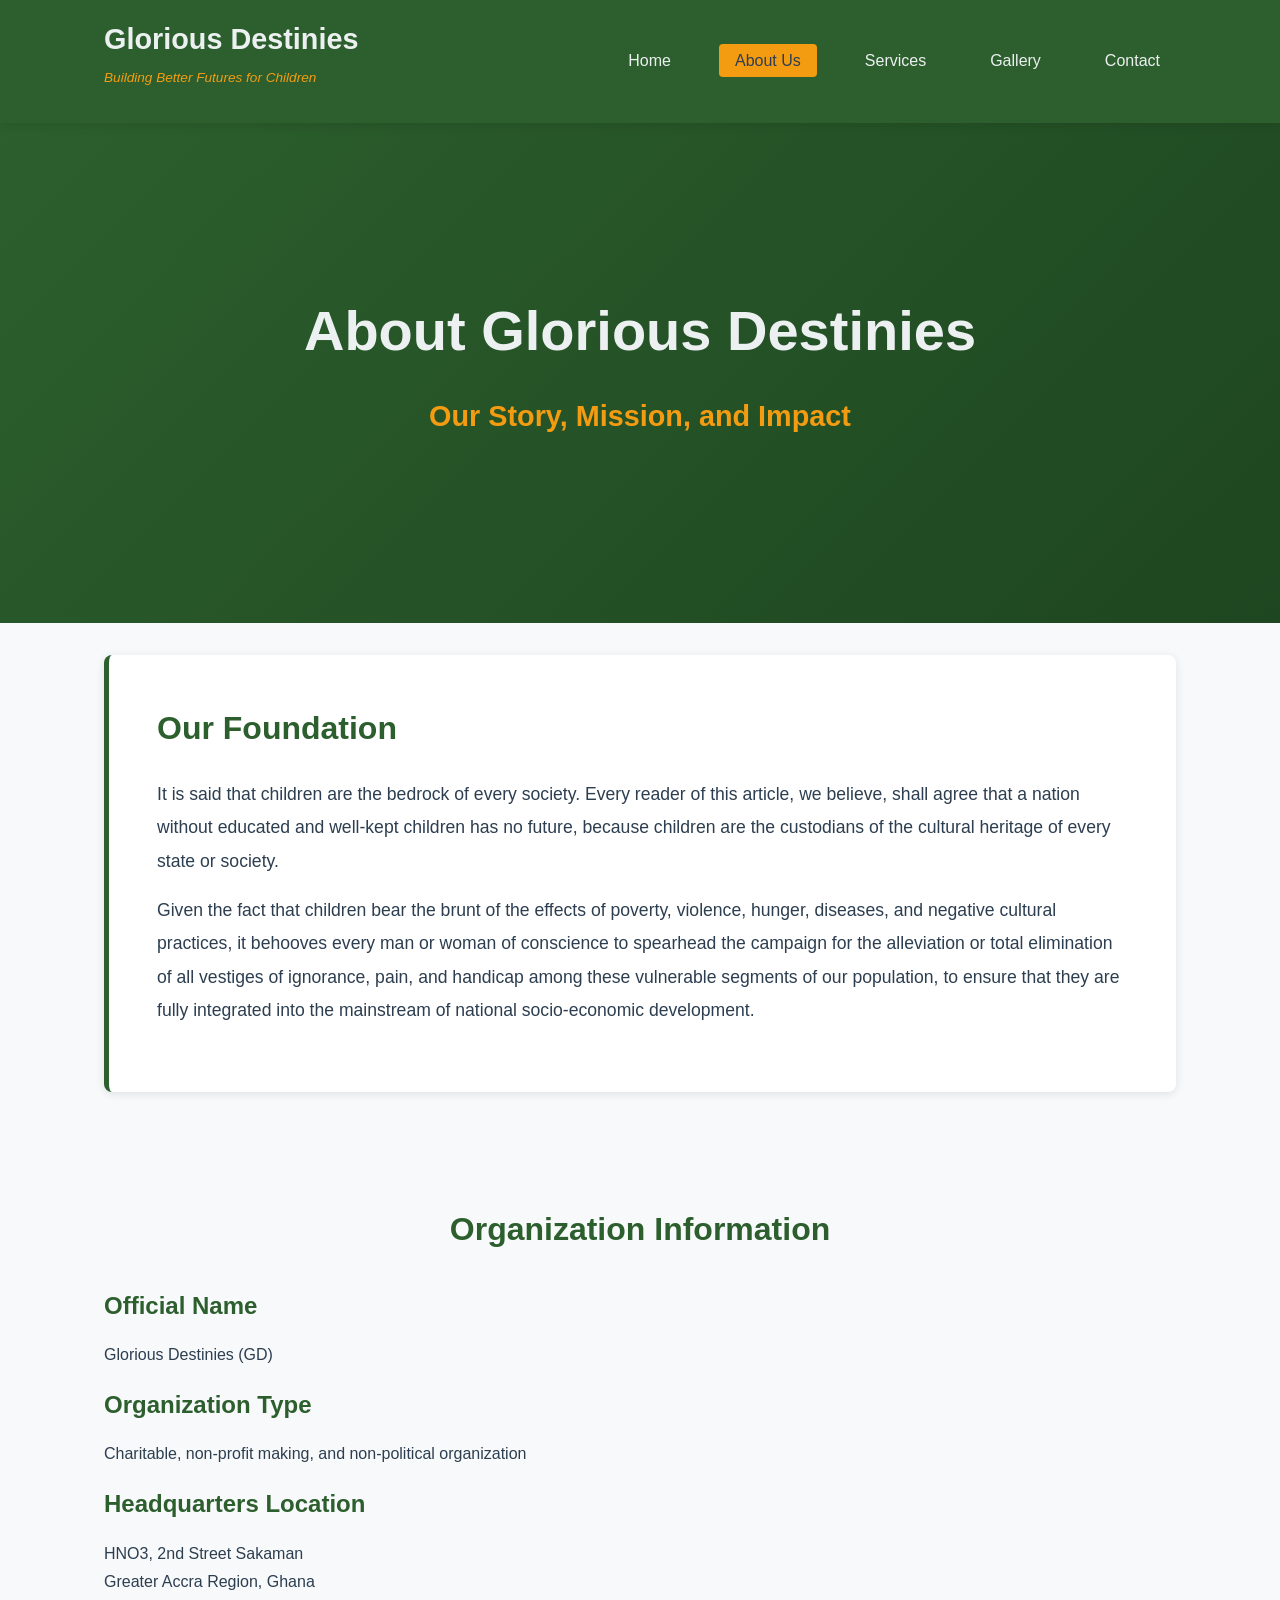
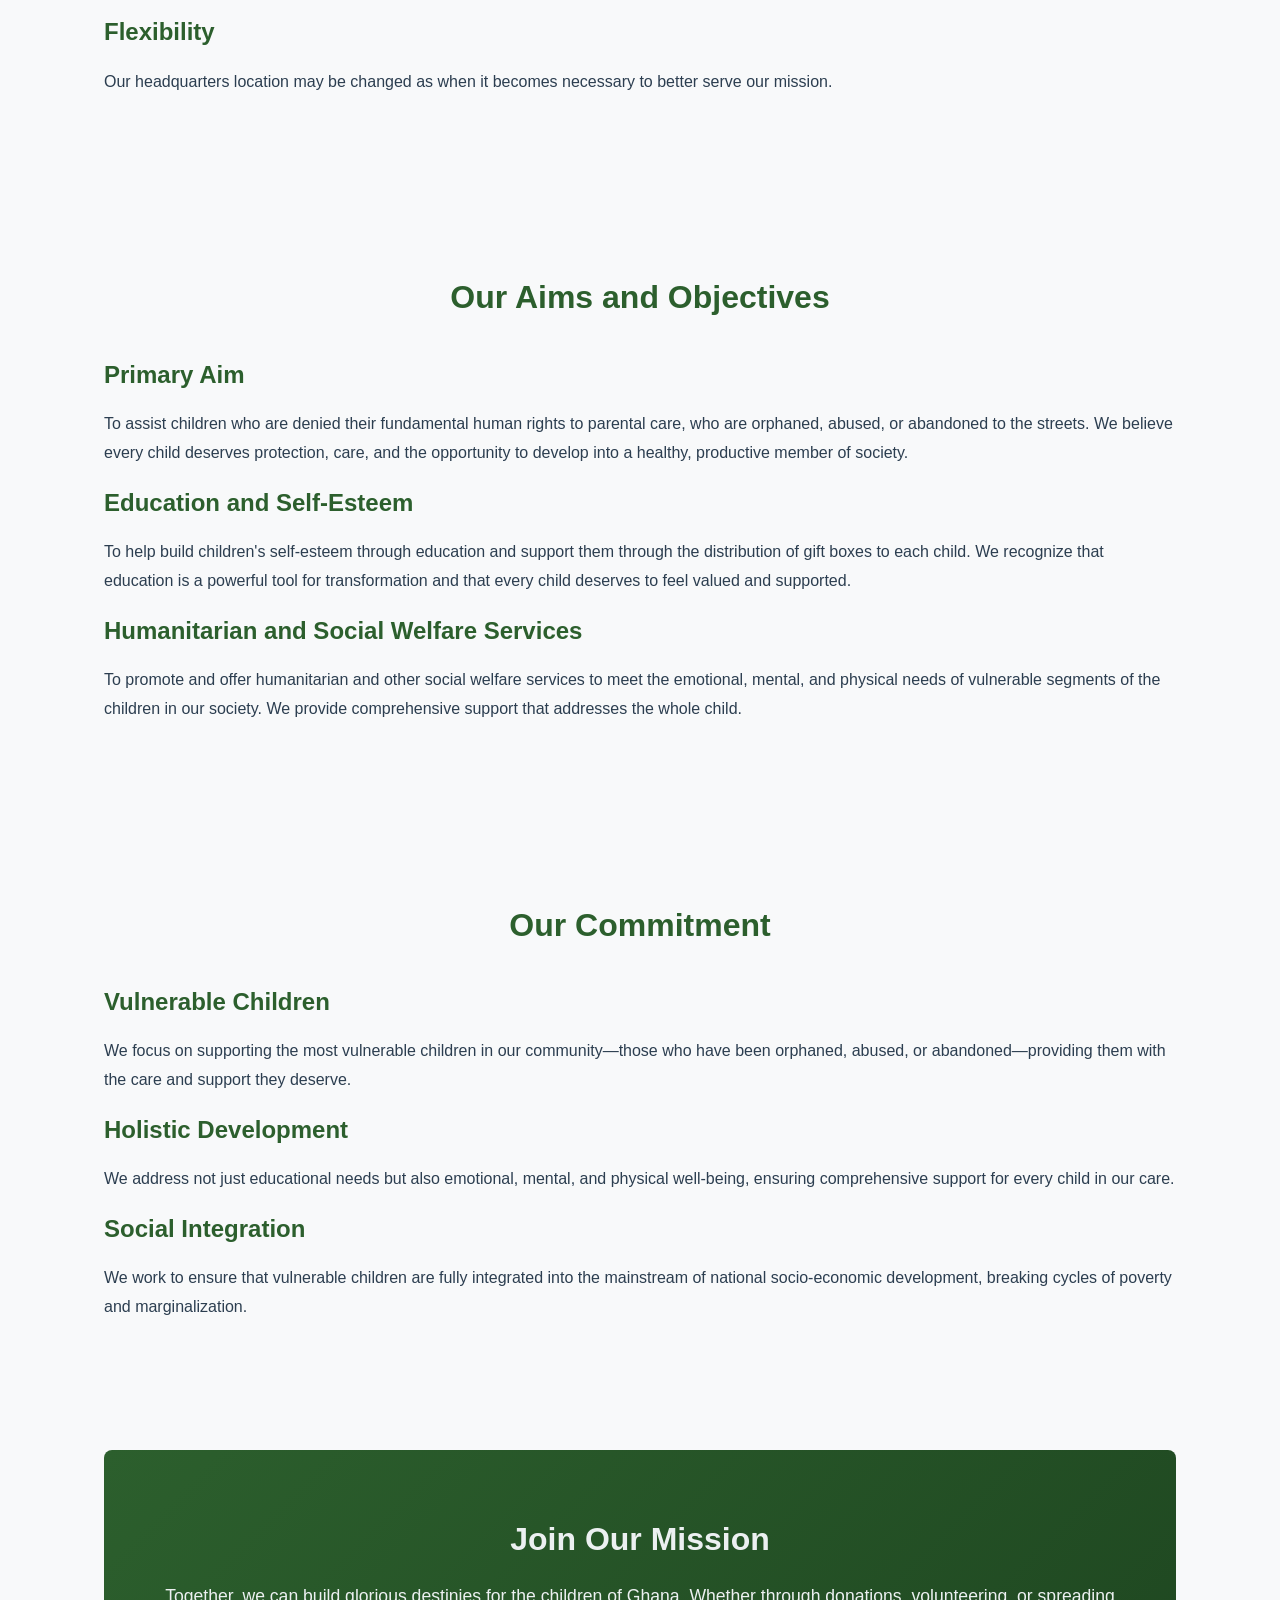
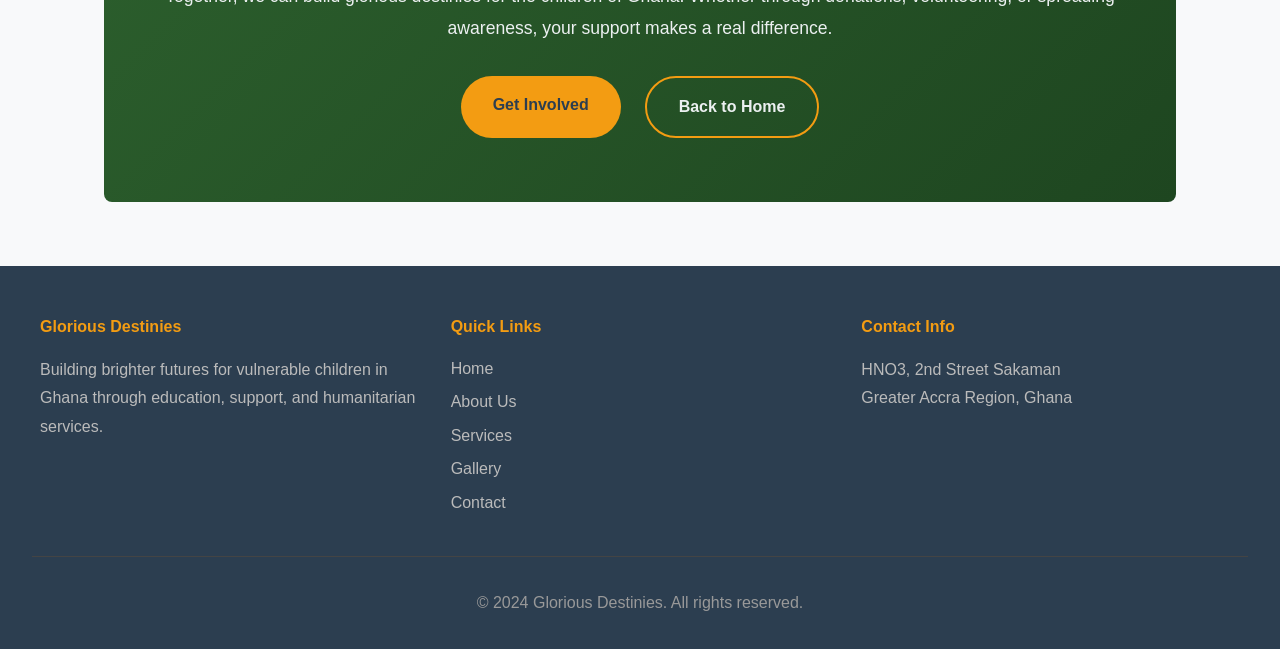
<file: src/pages/about/index.html>
<!DOCTYPE html>
<html lang="en">
<head>
    <meta charset="UTF-8">
    <meta name="viewport" content="width=device-width, initial-scale=1.0">
    <title>About Us - Glorious Destinies</title>
    <link rel="stylesheet" href="../../styles/main.css">
    <link rel="stylesheet" href="../../styles/responsive.css">
</head>
<body>
    <!-- Navigation Bar -->
    <nav class="navbar">
        <div class="nav-container">
            <div class="nav-logo">
                <h1>Glorious Destinies</h1>
                <p class="tagline">Building Better Futures for Children</p>
            </div>
            <ul class="nav-menu">
                <li><a href="../../../index.html" class="nav-link">Home</a></li>
                <li><a href="index.html" class="nav-link active">About Us</a></li>
                <li><a href="../services/index.html" class="nav-link">Services</a></li>
                <li><a href="../gallery/index.html" class="nav-link">Gallery</a></li>
                <li><a href="../contact/index.html" class="nav-link">Contact</a></li>
            </ul>
        </div>
    </nav>

    <!-- Hero Section -->
    <section class="hero">
        <div class="hero-content">
            <h2>About Glorious Destinies</h2>
            <p class="hero-subtitle">Our Story, Mission, and Impact</p>
        </div>
    </section>

    <!-- Main Content -->
    <main class="container">
        <!-- Preamble Section -->
        <section class="mission-section">
            <h2>Our Foundation</h2>
            <p>It is said that children are the bedrock of every society. Every reader of this article, we believe, shall agree that a nation without educated and well-kept children has no future, because children are the custodians of the cultural heritage of every state or society.</p>
            <p>Given the fact that children bear the brunt of the effects of poverty, violence, hunger, diseases, and negative cultural practices, it behooves every man or woman of conscience to spearhead the campaign for the alleviation or total elimination of all vestiges of ignorance, pain, and handicap among these vulnerable segments of our population, to ensure that they are fully integrated into the mainstream of national socio-economic development.</p>
        </section>

        <!-- Organization Details -->
        <section class="org-details">
            <h2>Organization Information</h2>
            <div class="details-grid">
                <div class="detail-card">
                    <h3>Official Name</h3>
                    <p>Glorious Destinies (GD)</p>
                </div>
                <div class="detail-card">
                    <h3>Organization Type</h3>
                    <p>Charitable, non-profit making, and non-political organization</p>
                </div>
                <div class="detail-card">
                    <h3>Headquarters Location</h3>
                    <p>HNO3, 2nd Street Sakaman<br>Greater Accra Region, Ghana</p>
                </div>
                <div class="detail-card">
                    <h3>Flexibility</h3>
                    <p>Our headquarters location may be changed as when it becomes necessary to better serve our mission.</p>
                </div>
            </div>
        </section>

        <!-- Aims and Objectives -->
        <section class="aims-section">
            <h2>Our Aims and Objectives</h2>
            <div class="objectives-list">
                <div class="objective-item">
                    <h3>Primary Aim</h3>
                    <p>To assist children who are denied their fundamental human rights to parental care, who are orphaned, abused, or abandoned to the streets. We believe every child deserves protection, care, and the opportunity to develop into a healthy, productive member of society.</p>
                </div>
                <div class="objective-item">
                    <h3>Education and Self-Esteem</h3>
                    <p>To help build children's self-esteem through education and support them through the distribution of gift boxes to each child. We recognize that education is a powerful tool for transformation and that every child deserves to feel valued and supported.</p>
                </div>
                <div class="objective-item">
                    <h3>Humanitarian and Social Welfare Services</h3>
                    <p>To promote and offer humanitarian and other social welfare services to meet the emotional, mental, and physical needs of vulnerable segments of the children in our society. We provide comprehensive support that addresses the whole child.</p>
                </div>
            </div>
        </section>

        <!-- Our Impact -->
        <section class="impact-section">
            <h2>Our Commitment</h2>
            <div class="impact-grid">
                <div class="impact-card">
                    <h3>Vulnerable Children</h3>
                    <p>We focus on supporting the most vulnerable children in our community—those who have been orphaned, abused, or abandoned—providing them with the care and support they deserve.</p>
                </div>
                <div class="impact-card">
                    <h3>Holistic Development</h3>
                    <p>We address not just educational needs but also emotional, mental, and physical well-being, ensuring comprehensive support for every child in our care.</p>
                </div>
                <div class="impact-card">
                    <h3>Social Integration</h3>
                    <p>We work to ensure that vulnerable children are fully integrated into the mainstream of national socio-economic development, breaking cycles of poverty and marginalization.</p>
                </div>
            </div>
        </section>

        <!-- Call to Action -->
        <section class="cta-section">
            <h2>Join Our Mission</h2>
            <p>Together, we can build glorious destinies for the children of Ghana. Whether through donations, volunteering, or spreading awareness, your support makes a real difference.</p>
            <div class="cta-buttons">
                <a href="../contact/index.html" class="btn btn-primary">Get Involved</a>
                <a href="../../../index.html" class="btn btn-secondary">Back to Home</a>
            </div>
        </section>
    </main>

    <!-- Footer -->
    <footer class="footer">
        <div class="footer-content">
            <div class="footer-section">
                <h4>Glorious Destinies</h4>
                <p>Building brighter futures for vulnerable children in Ghana through education, support, and humanitarian services.</p>
            </div>
            <div class="footer-section">
                <h4>Quick Links</h4>
                <ul>
                    <li><a href="../../../index.html">Home</a></li>
                    <li><a href="index.html">About Us</a></li>
                    <li><a href="../services/index.html">Services</a></li>
                    <li><a href="../gallery/index.html">Gallery</a></li>
                    <li><a href="../contact/index.html">Contact</a></li>
                </ul>
            </div>
            <div class="footer-section">
                <h4>Contact Info</h4>
                <p>HNO3, 2nd Street Sakaman<br>Greater Accra Region, Ghana</p>
            </div>
        </div>
        <div class="footer-bottom">
            <p>&copy; 2024 Glorious Destinies. All rights reserved.</p>
        </div>
    </footer>

    <script src="../../components/navigation.js"></script>
</body>
</html>
</file>
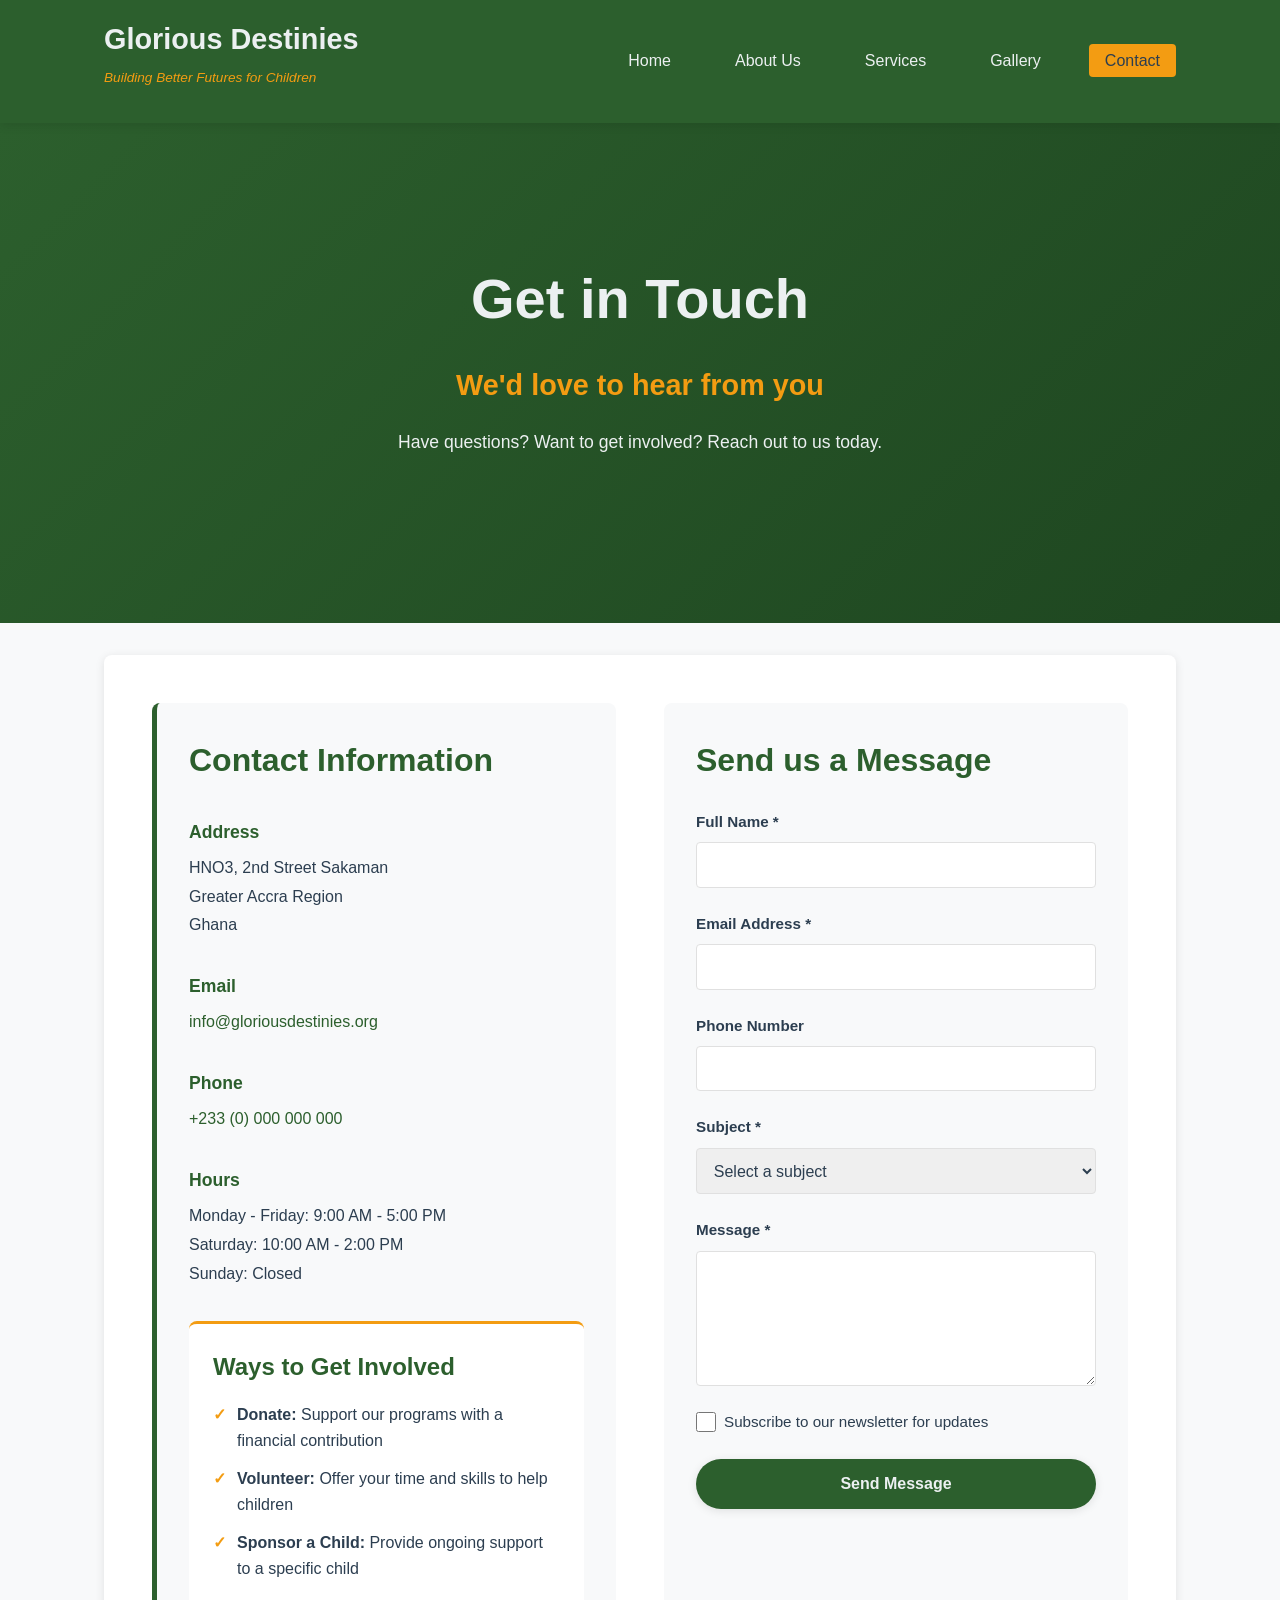
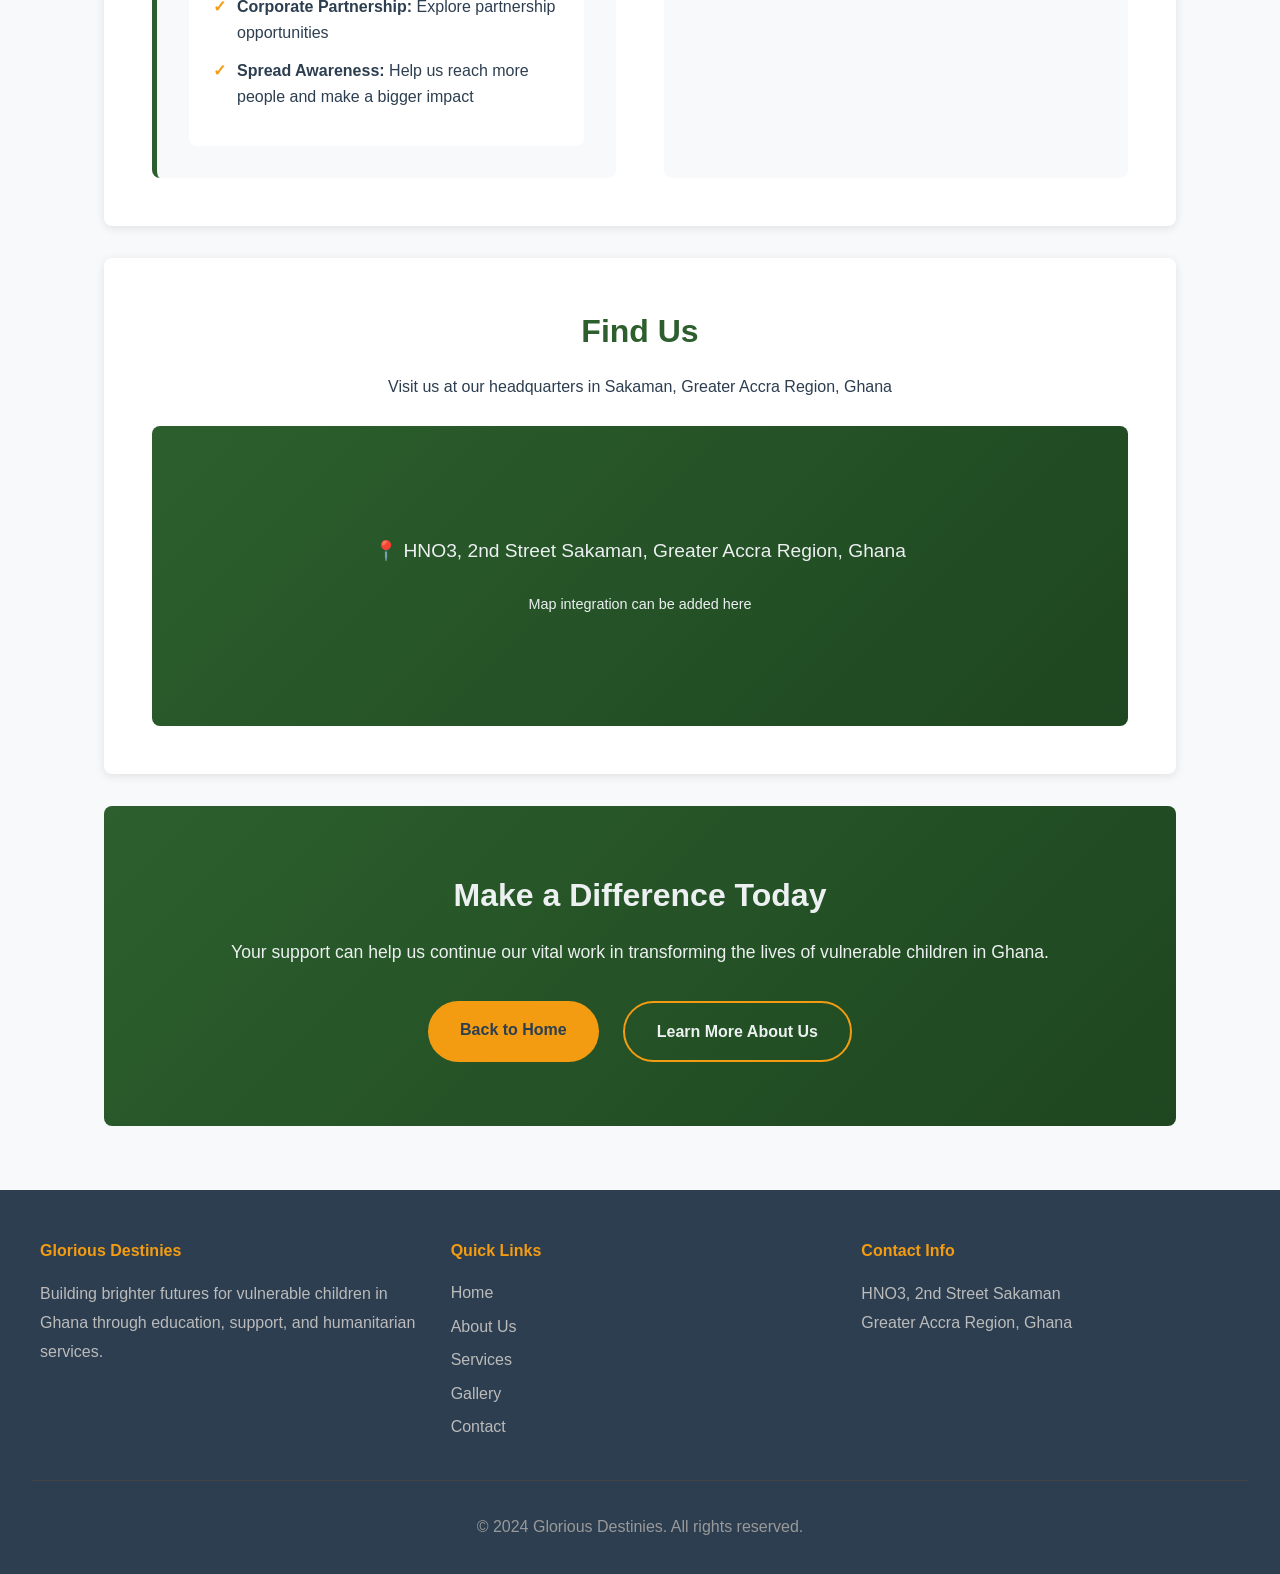
<file: src/pages/contact/index.html>
<!DOCTYPE html>
<html lang="en">
<head>
    <meta charset="UTF-8">
    <meta name="viewport" content="width=device-width, initial-scale=1.0">
    <title>Contact Us - Glorious Destinies</title>
    <link rel="stylesheet" href="../../styles/main.css">
    <link rel="stylesheet" href="../../styles/responsive.css">
    <link rel="stylesheet" href="contact.css">
</head>
<body>
    <!-- Navigation Bar -->
    <nav class="navbar">
        <div class="nav-container">
            <div class="nav-logo">
                <h1>Glorious Destinies</h1>
                <p class="tagline">Building Better Futures for Children</p>
            </div>
            <ul class="nav-menu">
                <li><a href="../../../index.html" class="nav-link">Home</a></li>
                <li><a href="../about/index.html" class="nav-link">About Us</a></li>
                <li><a href="../services/index.html" class="nav-link">Services</a></li>
                <li><a href="../gallery/index.html" class="nav-link">Gallery</a></li>
                <li><a href="index.html" class="nav-link active">Contact</a></li>
            </ul>
        </div>
    </nav>

    <!-- Hero Section -->
    <section class="hero">
        <div class="hero-content">
            <h2>Get in Touch</h2>
            <p class="hero-subtitle">We'd love to hear from you</p>
            <p class="hero-description">Have questions? Want to get involved? Reach out to us today.</p>
        </div>
    </section>

    <!-- Main Content -->
    <main class="container">
        <section class="contact-section">
            <div class="contact-grid">
                <!-- Contact Information -->
                <div class="contact-info">
                    <h2>Contact Information</h2>
                    
                    <div class="info-item">
                        <h3>Address</h3>
                        <p>HNO3, 2nd Street Sakaman<br>Greater Accra Region<br>Ghana</p>
                    </div>

                    <div class="info-item">
                        <h3>Email</h3>
                        <p><a href="mailto:info@gloriousdestinies.org">info@gloriousdestinies.org</a></p>
                    </div>

                    <div class="info-item">
                        <h3>Phone</h3>
                        <p><a href="tel:+233000000000">+233 (0) 000 000 000</a></p>
                    </div>

                    <div class="info-item">
                        <h3>Hours</h3>
                        <p>Monday - Friday: 9:00 AM - 5:00 PM<br>Saturday: 10:00 AM - 2:00 PM<br>Sunday: Closed</p>
                    </div>

                    <div class="ways-to-help">
                        <h3>Ways to Get Involved</h3>
                        <ul>
                            <li><strong>Donate:</strong> Support our programs with a financial contribution</li>
                            <li><strong>Volunteer:</strong> Offer your time and skills to help children</li>
                            <li><strong>Sponsor a Child:</strong> Provide ongoing support to a specific child</li>
                            <li><strong>Corporate Partnership:</strong> Explore partnership opportunities</li>
                            <li><strong>Spread Awareness:</strong> Help us reach more people and make a bigger impact</li>
                        </ul>
                    </div>
                </div>

                <!-- Contact Form -->
                <div class="contact-form-wrapper">
                    <h2>Send us a Message</h2>
                    <form class="contact-form" id="contactForm">
                        <div class="form-group">
                            <label for="name">Full Name *</label>
                            <input type="text" id="name" name="name" required>
                        </div>

                        <div class="form-group">
                            <label for="email">Email Address *</label>
                            <input type="email" id="email" name="email" required>
                        </div>

                        <div class="form-group">
                            <label for="phone">Phone Number</label>
                            <input type="tel" id="phone" name="phone">
                        </div>

                        <div class="form-group">
                            <label for="subject">Subject *</label>
                            <select id="subject" name="subject" required>
                                <option value="">Select a subject</option>
                                <option value="inquiry">General Inquiry</option>
                                <option value="donation">Donation</option>
                                <option value="volunteer">Volunteer Opportunity</option>
                                <option value="sponsorship">Child Sponsorship</option>
                                <option value="partnership">Partnership</option>
                                <option value="other">Other</option>
                            </select>
                        </div>

                        <div class="form-group">
                            <label for="message">Message *</label>
                            <textarea id="message" name="message" rows="6" required></textarea>
                        </div>

                        <div class="form-group checkbox">
                            <input type="checkbox" id="newsletter" name="newsletter">
                            <label for="newsletter">Subscribe to our newsletter for updates</label>
                        </div>

                        <button type="submit" class="submit-btn">Send Message</button>
                    </form>
                    <div id="formMessage" class="form-message"></div>
                </div>
            </div>
        </section>

        <!-- Map Section (Optional) -->
        <section class="map-section">
            <h2>Find Us</h2>
            <p>Visit us at our headquarters in Sakaman, Greater Accra Region, Ghana</p>
            <div class="map-placeholder">
                <p>📍 HNO3, 2nd Street Sakaman, Greater Accra Region, Ghana</p>
                <p style="font-size: 0.9rem; margin-top: 1rem;">Map integration can be added here</p>
            </div>
        </section>

        <!-- Call to Action -->
        <section class="cta-section">
            <h2>Make a Difference Today</h2>
            <p>Your support can help us continue our vital work in transforming the lives of vulnerable children in Ghana.</p>
            <div class="cta-buttons">
                <a href="../../../index.html" class="btn btn-primary">Back to Home</a>
                <a href="../about/index.html" class="btn btn-secondary">Learn More About Us</a>
            </div>
        </section>
    </main>

    <!-- Footer -->
    <footer class="footer">
        <div class="footer-content">
            <div class="footer-section">
                <h4>Glorious Destinies</h4>
                <p>Building brighter futures for vulnerable children in Ghana through education, support, and humanitarian services.</p>
            </div>
            <div class="footer-section">
                <h4>Quick Links</h4>
                <ul>
                    <li><a href="../../../index.html">Home</a></li>
                    <li><a href="../about/index.html">About Us</a></li>
                    <li><a href="../services/index.html">Services</a></li>
                    <li><a href="../gallery/index.html">Gallery</a></li>
                    <li><a href="index.html">Contact</a></li>
                </ul>
            </div>
            <div class="footer-section">
                <h4>Contact Info</h4>
                <p>HNO3, 2nd Street Sakaman<br>Greater Accra Region, Ghana</p>
            </div>
        </div>
        <div class="footer-bottom">
            <p>&copy; 2024 Glorious Destinies. All rights reserved.</p>
        </div>
    </footer>

    <script src="../../components/navigation.js"></script>
    <script src="contact.js"></script>
</body>
</html>
</file>
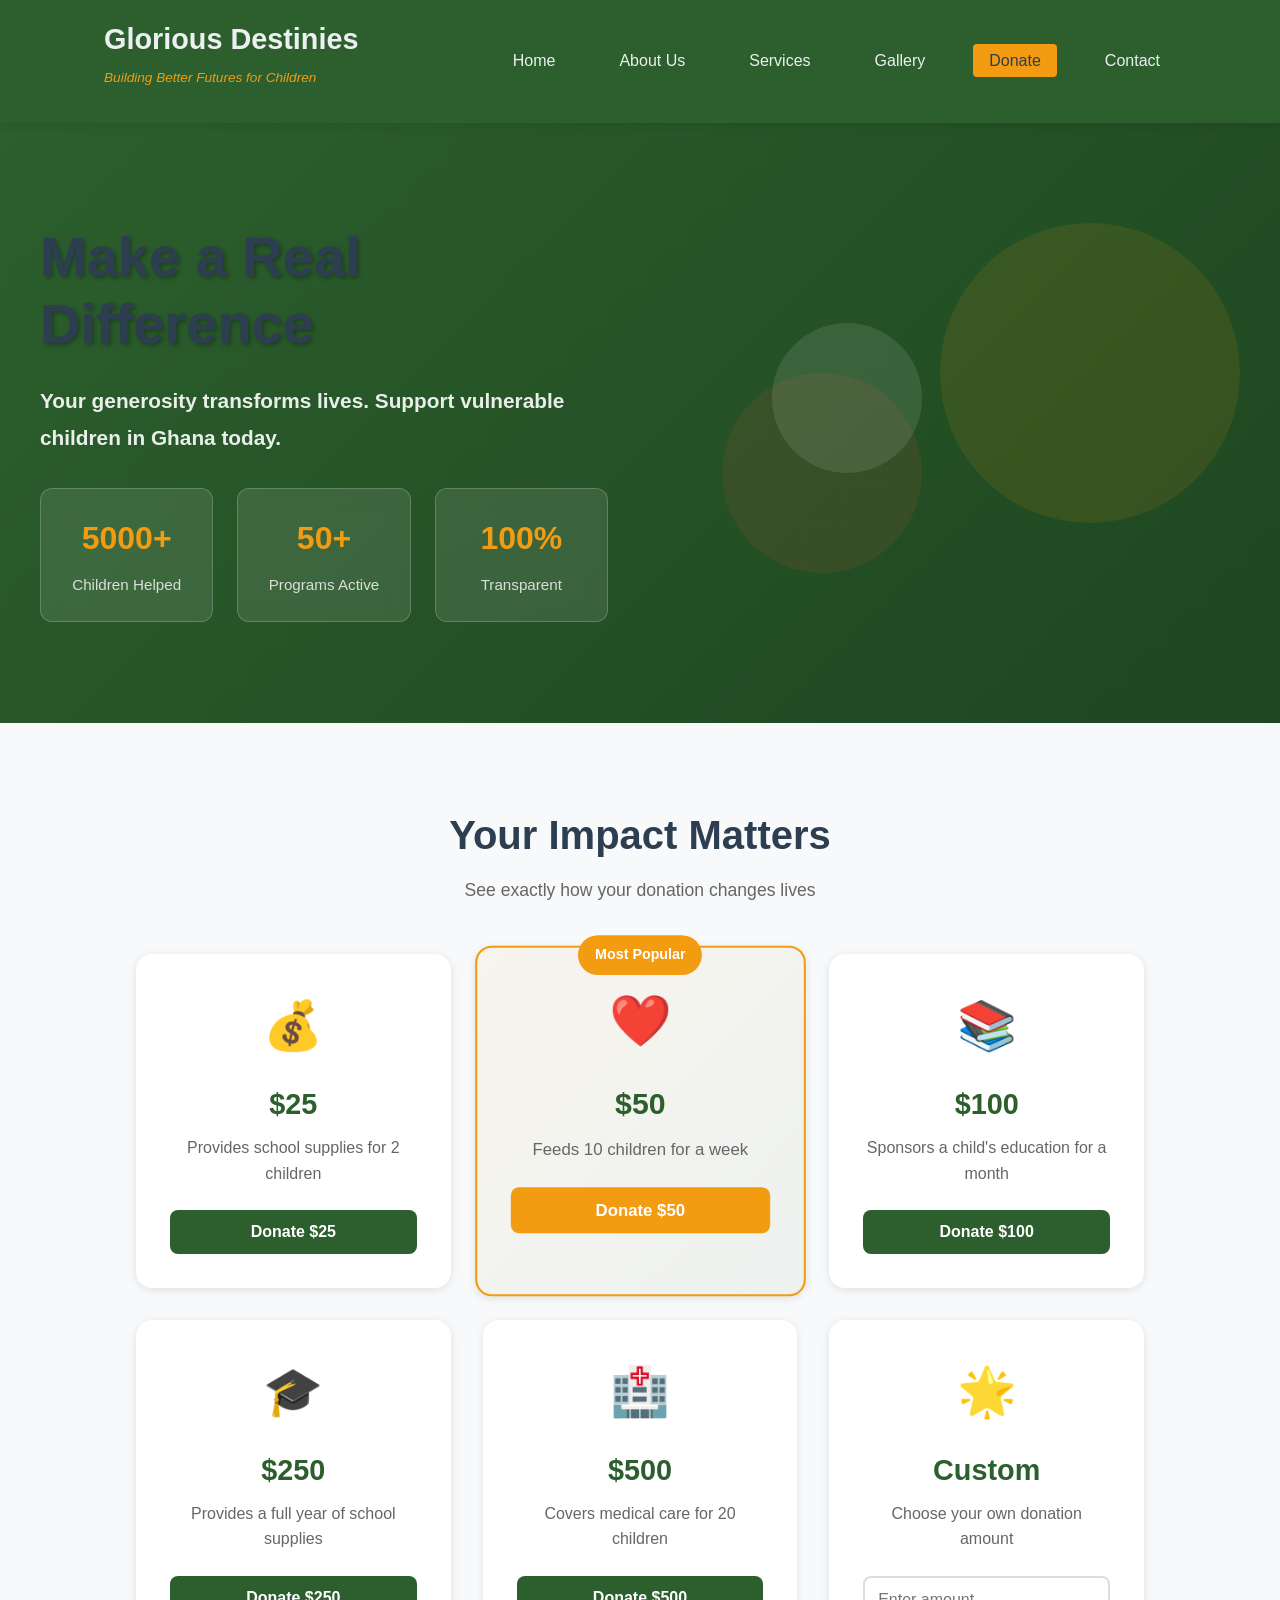
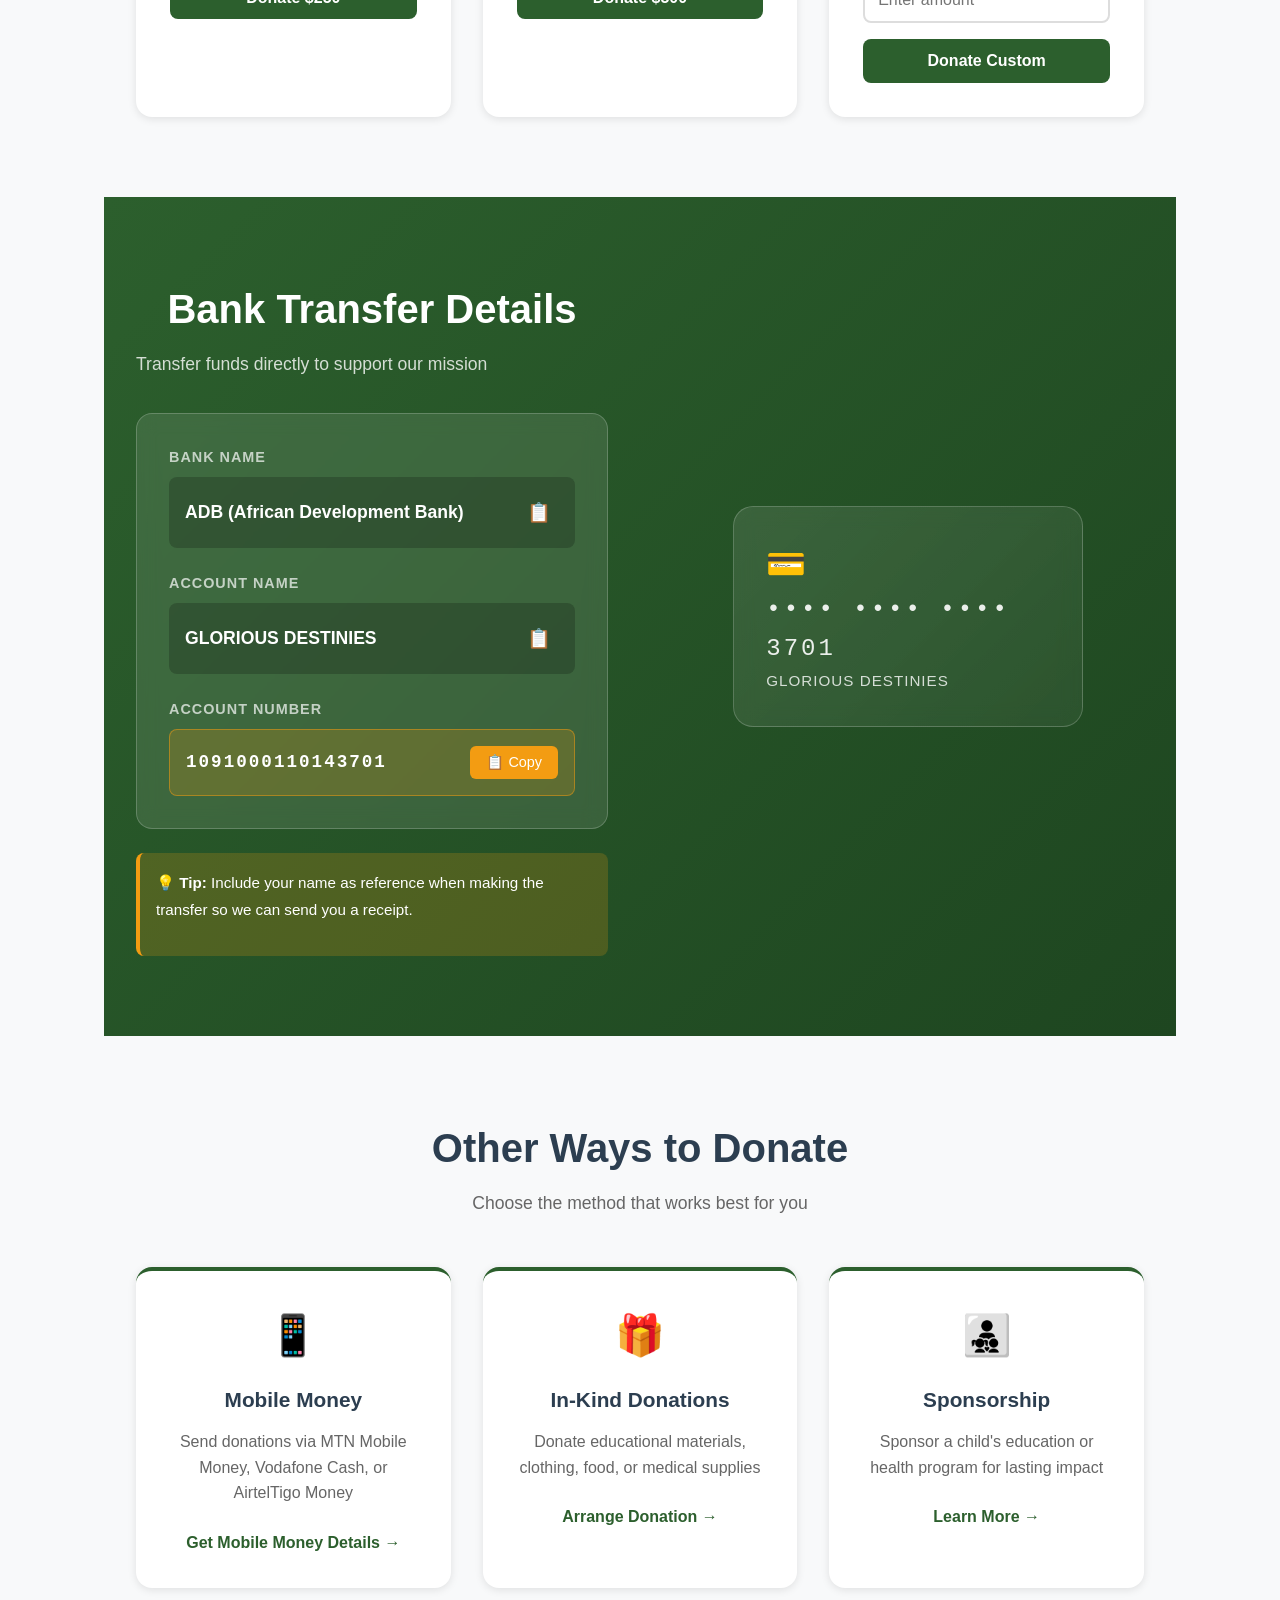
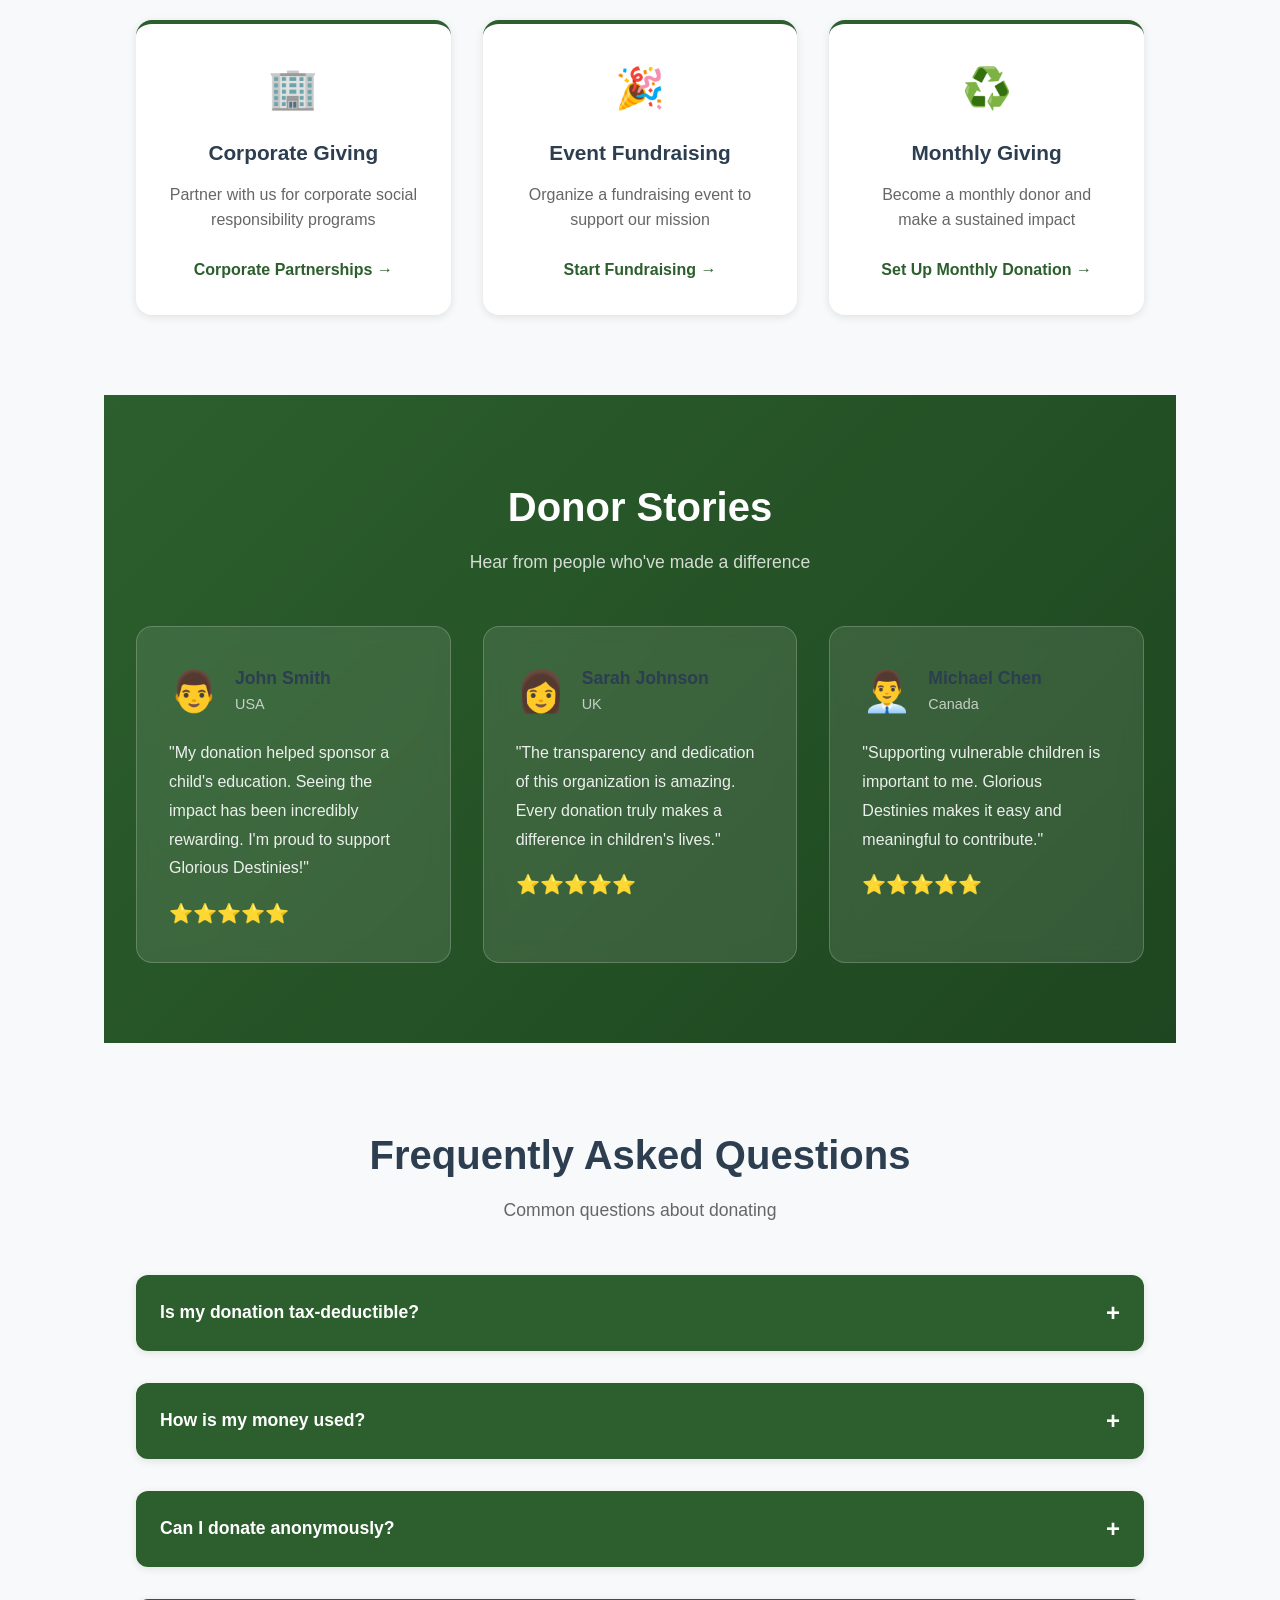
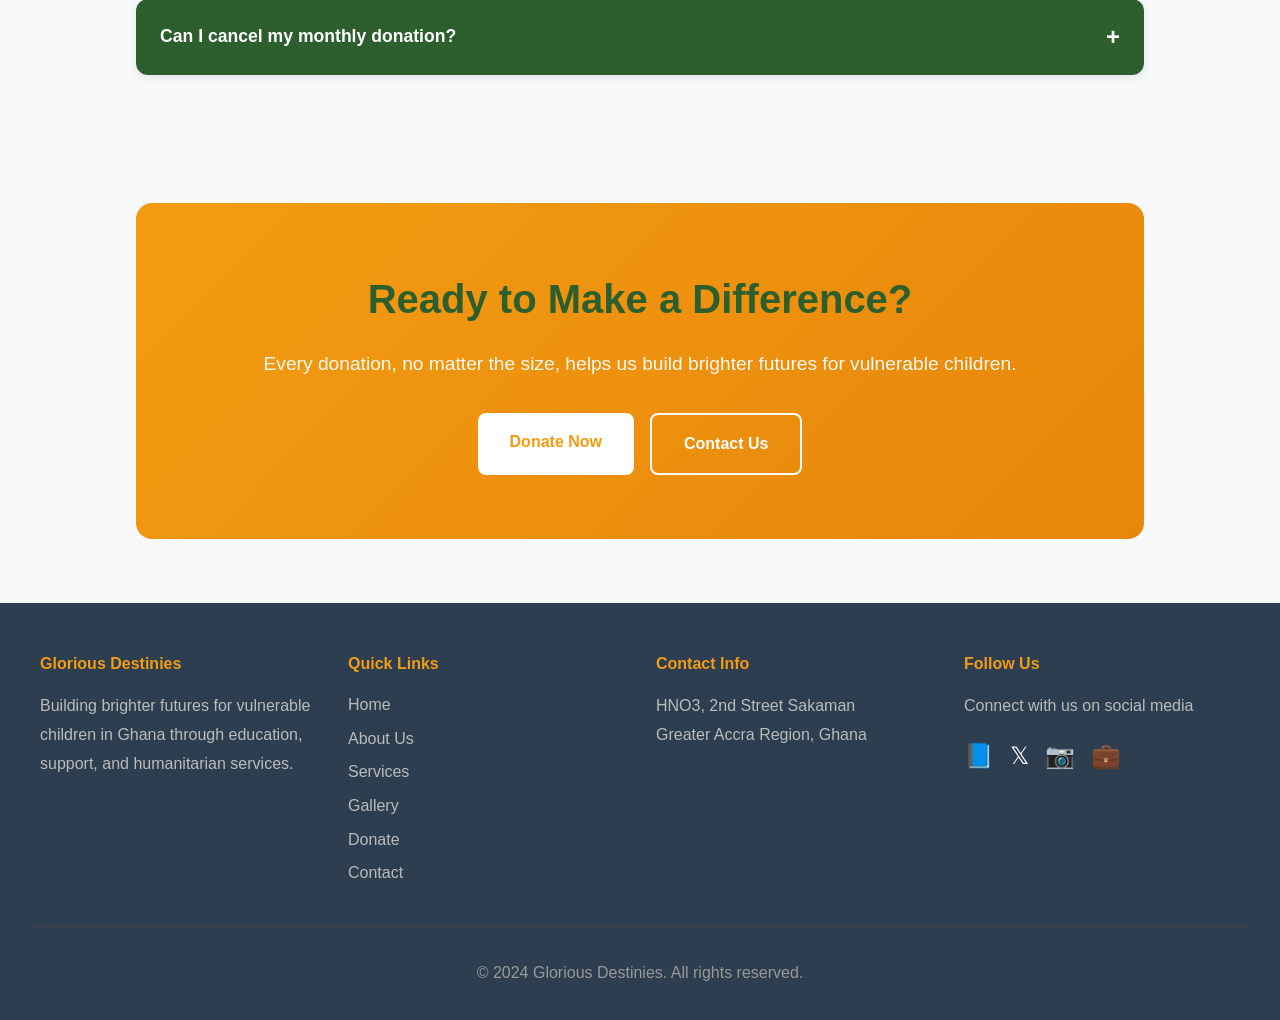
<file: src/pages/donate/index.html>
<!DOCTYPE html>
<html lang="en">
<head>
    <meta charset="UTF-8">
    <meta name="viewport" content="width=device-width, initial-scale=1.0">
    <title>Donate - Glorious Destinies</title>
    <link rel="stylesheet" href="../../styles/main.css">
    <link rel="stylesheet" href="../../styles/responsive.css">
    <link rel="stylesheet" href="donate.css">
</head>
<body>
    <!-- Navigation Bar -->
    <nav class="navbar">
        <div class="nav-container">
            <div class="nav-logo">
                <h1>Glorious Destinies</h1>
                <p class="tagline">Building Better Futures for Children</p>
            </div>
            <ul class="nav-menu">
                <li><a href="../../../index.html" class="nav-link">Home</a></li>
                <li><a href="../about/index.html" class="nav-link">About Us</a></li>
                <li><a href="../services/index.html" class="nav-link">Services</a></li>
                <li><a href="../gallery/index.html" class="nav-link">Gallery</a></li>
                <li><a href="index.html" class="nav-link active">Donate</a></li>
                <li><a href="../contact/index.html" class="nav-link">Contact</a></li>
            </ul>
        </div>
    </nav>

    <!-- Hero Section -->
    <section class="donate-hero">
        <div class="hero-content">
            <div class="hero-text">
                <h1 class="hero-title">Make a Real Difference</h1>
                <p class="hero-subtitle">Your generosity transforms lives. Support vulnerable children in Ghana today.</p>
                <div class="hero-stats">
                    <div class="stat">
                        <span class="stat-number">5000+</span>
                        <span class="stat-label">Children Helped</span>
                    </div>
                    <div class="stat">
                        <span class="stat-number">50+</span>
                        <span class="stat-label">Programs Active</span>
                    </div>
                    <div class="stat">
                        <span class="stat-number">100%</span>
                        <span class="stat-label">Transparent</span>
                    </div>
                </div>
            </div>
            <div class="hero-visual">
                <div class="animated-shape shape-1"></div>
                <div class="animated-shape shape-2"></div>
                <div class="animated-shape shape-3"></div>
            </div>
        </div>
    </section>

    <!-- Main Content -->
    <main class="container">
        <!-- Impact Section -->
        <section class="impact-section">
            <h2>Your Impact Matters</h2>
            <p class="section-subtitle">See exactly how your donation changes lives</p>
            
            <div class="impact-grid">
                <div class="impact-card">
                    <div class="impact-icon">💰</div>
                    <h3>$25</h3>
                    <p>Provides school supplies for 2 children</p>
                    <button class="donate-btn" data-amount="25">Donate $25</button>
                </div>

                <div class="impact-card featured">
                    <div class="impact-icon">❤️</div>
                    <h3>$50</h3>
                    <p>Feeds 10 children for a week</p>
                    <button class="donate-btn primary" data-amount="50">Donate $50</button>
                    <span class="popular-badge">Most Popular</span>
                </div>

                <div class="impact-card">
                    <div class="impact-icon">📚</div>
                    <h3>$100</h3>
                    <p>Sponsors a child's education for a month</p>
                    <button class="donate-btn" data-amount="100">Donate $100</button>
                </div>

                <div class="impact-card">
                    <div class="impact-icon">🎓</div>
                    <h3>$250</h3>
                    <p>Provides a full year of school supplies</p>
                    <button class="donate-btn" data-amount="250">Donate $250</button>
                </div>

                <div class="impact-card">
                    <div class="impact-icon">🏥</div>
                    <h3>$500</h3>
                    <p>Covers medical care for 20 children</p>
                    <button class="donate-btn" data-amount="500">Donate $500</button>
                </div>

                <div class="impact-card">
                    <div class="impact-icon">🌟</div>
                    <h3>Custom</h3>
                    <p>Choose your own donation amount</p>
                    <input type="number" class="custom-amount" placeholder="Enter amount" min="1">
                    <button class="donate-btn" id="custom-donate">Donate Custom</button>
                </div>
            </div>
        </section>

        <!-- Bank Details Section -->
        <section class="bank-section">
            <div class="bank-content">
                <div class="bank-info">
                    <h2>Bank Transfer Details</h2>
                    <p class="bank-subtitle">Transfer funds directly to support our mission</p>
                    
                    <div class="bank-details-card">
                        <div class="detail-item">
                            <label>Bank Name</label>
                            <div class="detail-value">
                                <span>ADB (African Development Bank)</span>
                                <button class="copy-icon" data-copy="ADB (African Development Bank)">📋</button>
                            </div>
                        </div>

                        <div class="detail-item">
                            <label>Account Name</label>
                            <div class="detail-value">
                                <span>GLORIOUS DESTINIES</span>
                                <button class="copy-icon" data-copy="GLORIOUS DESTINIES">📋</button>
                            </div>
                        </div>

                        <div class="detail-item">
                            <label>Account Number</label>
                            <div class="detail-value highlight">
                                <span class="account-number">1091000110143701</span>
                                <button class="copy-icon primary" data-copy="1091000110143701">📋 Copy</button>
                            </div>
                        </div>
                    </div>

                    <div class="bank-note">
                        <p>💡 <strong>Tip:</strong> Include your name as reference when making the transfer so we can send you a receipt.</p>
                    </div>
                </div>

                <div class="bank-visual">
                    <div class="card-visual">
                        <div class="card-top">
                            <span class="card-chip">💳</span>
                        </div>
                        <div class="card-number">•••• •••• •••• 3701</div>
                        <div class="card-holder">GLORIOUS DESTINIES</div>
                    </div>
                </div>
            </div>
        </section>

        <!-- Donation Methods Section -->
        <section class="methods-section">
            <h2>Other Ways to Donate</h2>
            <p class="section-subtitle">Choose the method that works best for you</p>

            <div class="methods-grid">
                <div class="method-card">
                    <div class="method-icon">📱</div>
                    <h3>Mobile Money</h3>
                    <p>Send donations via MTN Mobile Money, Vodafone Cash, or AirtelTigo Money</p>
                    <a href="#contact" class="method-link">Get Mobile Money Details →</a>
                </div>

                <div class="method-card">
                    <div class="method-icon">🎁</div>
                    <h3>In-Kind Donations</h3>
                    <p>Donate educational materials, clothing, food, or medical supplies</p>
                    <a href="#contact" class="method-link">Arrange Donation →</a>
                </div>

                <div class="method-card">
                    <div class="method-icon">👨‍👧‍👦</div>
                    <h3>Sponsorship</h3>
                    <p>Sponsor a child's education or health program for lasting impact</p>
                    <a href="#contact" class="method-link">Learn More →</a>
                </div>

                <div class="method-card">
                    <div class="method-icon">🏢</div>
                    <h3>Corporate Giving</h3>
                    <p>Partner with us for corporate social responsibility programs</p>
                    <a href="#contact" class="method-link">Corporate Partnerships →</a>
                </div>

                <div class="method-card">
                    <div class="method-icon">🎉</div>
                    <h3>Event Fundraising</h3>
                    <p>Organize a fundraising event to support our mission</p>
                    <a href="#contact" class="method-link">Start Fundraising →</a>
                </div>

                <div class="method-card">
                    <div class="method-icon">♻️</div>
                    <h3>Monthly Giving</h3>
                    <p>Become a monthly donor and make a sustained impact</p>
                    <a href="#contact" class="method-link">Set Up Monthly Donation →</a>
                </div>
            </div>
        </section>

        <!-- Testimonials Section -->
        <section class="testimonials-section">
            <h2>Donor Stories</h2>
            <p class="section-subtitle">Hear from people who've made a difference</p>

            <div class="testimonials-grid">
                <div class="testimonial-card">
                    <div class="testimonial-header">
                        <div class="avatar">👨</div>
                        <div class="testimonial-info">
                            <h4>John Smith</h4>
                            <p>USA</p>
                        </div>
                    </div>
                    <p class="testimonial-text">"My donation helped sponsor a child's education. Seeing the impact has been incredibly rewarding. I'm proud to support Glorious Destinies!"</p>
                    <div class="testimonial-rating">⭐⭐⭐⭐⭐</div>
                </div>

                <div class="testimonial-card">
                    <div class="testimonial-header">
                        <div class="avatar">👩</div>
                        <div class="testimonial-info">
                            <h4>Sarah Johnson</h4>
                            <p>UK</p>
                        </div>
                    </div>
                    <p class="testimonial-text">"The transparency and dedication of this organization is amazing. Every donation truly makes a difference in children's lives."</p>
                    <div class="testimonial-rating">⭐⭐⭐⭐⭐</div>
                </div>

                <div class="testimonial-card">
                    <div class="testimonial-header">
                        <div class="avatar">👨‍💼</div>
                        <div class="testimonial-info">
                            <h4>Michael Chen</h4>
                            <p>Canada</p>
                        </div>
                    </div>
                    <p class="testimonial-text">"Supporting vulnerable children is important to me. Glorious Destinies makes it easy and meaningful to contribute."</p>
                    <div class="testimonial-rating">⭐⭐⭐⭐⭐</div>
                </div>
            </div>
        </section>

        <!-- FAQ Section -->
        <section class="faq-section">
            <h2>Frequently Asked Questions</h2>
            <p class="section-subtitle">Common questions about donating</p>

            <div class="faq-grid">
                <div class="faq-item">
                    <button class="faq-question">
                        <span>Is my donation tax-deductible?</span>
                        <span class="faq-icon">+</span>
                    </button>
                    <div class="faq-answer">
                        <p>Yes! Glorious Destinies is a registered charitable organization. Your donation may be tax-deductible. We'll provide documentation upon request.</p>
                    </div>
                </div>

                <div class="faq-item">
                    <button class="faq-question">
                        <span>How is my money used?</span>
                        <span class="faq-icon">+</span>
                    </button>
                    <div class="faq-answer">
                        <p>100% of donations go directly to our programs: education (40%), healthcare (30%), nutrition (20%), and administration (10%). We maintain complete transparency.</p>
                    </div>
                </div>

                <div class="faq-item">
                    <button class="faq-question">
                        <span>Can I donate anonymously?</span>
                        <span class="faq-icon">+</span>
                    </button>
                    <div class="faq-answer">
                        <p>Yes, you can make an anonymous donation. Simply don't include your name in the transfer reference.</p>
                    </div>
                </div>

                <div class="faq-item">
                    <button class="faq-question">
                        <span>Can I cancel my monthly donation?</span>
                        <span class="faq-icon">+</span>
                    </button>
                    <div class="faq-answer">
                        <p>Absolutely! You can cancel your monthly donation at any time. Contact us and we'll process your request immediately.</p>
                    </div>
                </div>
            </div>
        </section>

        <!-- Call to Action -->
        <section class="donate-cta">
            <h2>Ready to Make a Difference?</h2>
            <p>Every donation, no matter the size, helps us build brighter futures for vulnerable children.</p>
            <div class="cta-buttons">
                <a href="#impact-section" class="btn btn-primary">Donate Now</a>
                <a href="../contact/index.html" class="btn btn-secondary">Contact Us</a>
            </div>
        </section>
    </main>

    <!-- Footer -->
    <footer class="footer">
        <div class="footer-content">
            <div class="footer-section">
                <h4>Glorious Destinies</h4>
                <p>Building brighter futures for vulnerable children in Ghana through education, support, and humanitarian services.</p>
            </div>
            <div class="footer-section">
                <h4>Quick Links</h4>
                <ul>
                    <li><a href="../../../index.html">Home</a></li>
                    <li><a href="../about/index.html">About Us</a></li>
                    <li><a href="../services/index.html">Services</a></li>
                    <li><a href="../gallery/index.html">Gallery</a></li>
                    <li><a href="index.html">Donate</a></li>
                    <li><a href="../contact/index.html">Contact</a></li>
                </ul>
            </div>
            <div class="footer-section">
                <h4>Contact Info</h4>
                <p>HNO3, 2nd Street Sakaman<br>Greater Accra Region, Ghana</p>
            </div>
            <div class="footer-section">
                <h4>Follow Us</h4>
                <p>Connect with us on social media</p>
                <div style="display: flex; gap: 1rem; margin-top: 1rem;">
                    <a href="https://facebook.com" target="_blank" style="color: white; font-size: 1.5rem;">📘</a>
                    <a href="https://twitter.com" target="_blank" style="color: white; font-size: 1.5rem;">𝕏</a>
                    <a href="https://instagram.com" target="_blank" style="color: white; font-size: 1.5rem;">📷</a>
                    <a href="https://linkedin.com" target="_blank" style="color: white; font-size: 1.5rem;">💼</a>
                </div>
            </div>
        </div>
        <div class="footer-bottom">
            <p>&copy; 2024 Glorious Destinies. All rights reserved.</p>
        </div>
    </footer>

    <script src="../../components/navigation.js"></script>
    <script src="donate.js"></script>
</body>
</html>
</file>
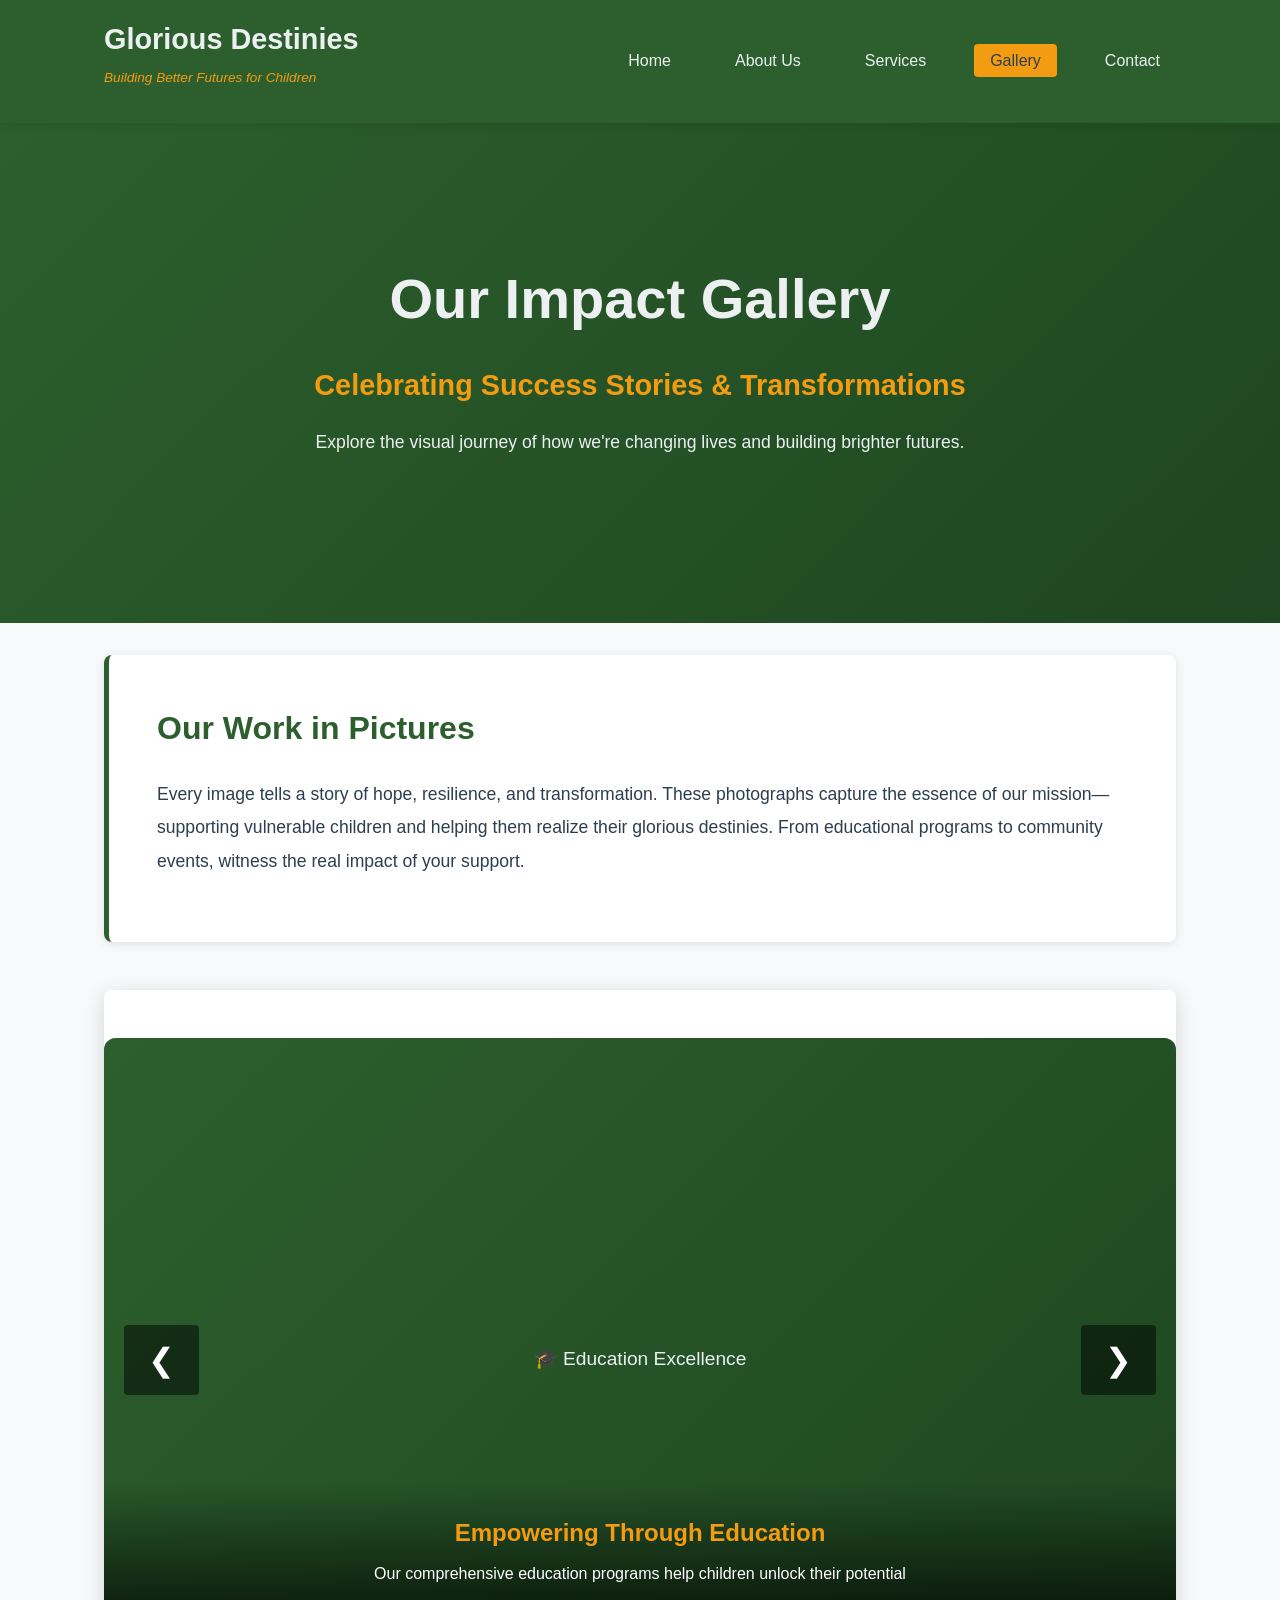
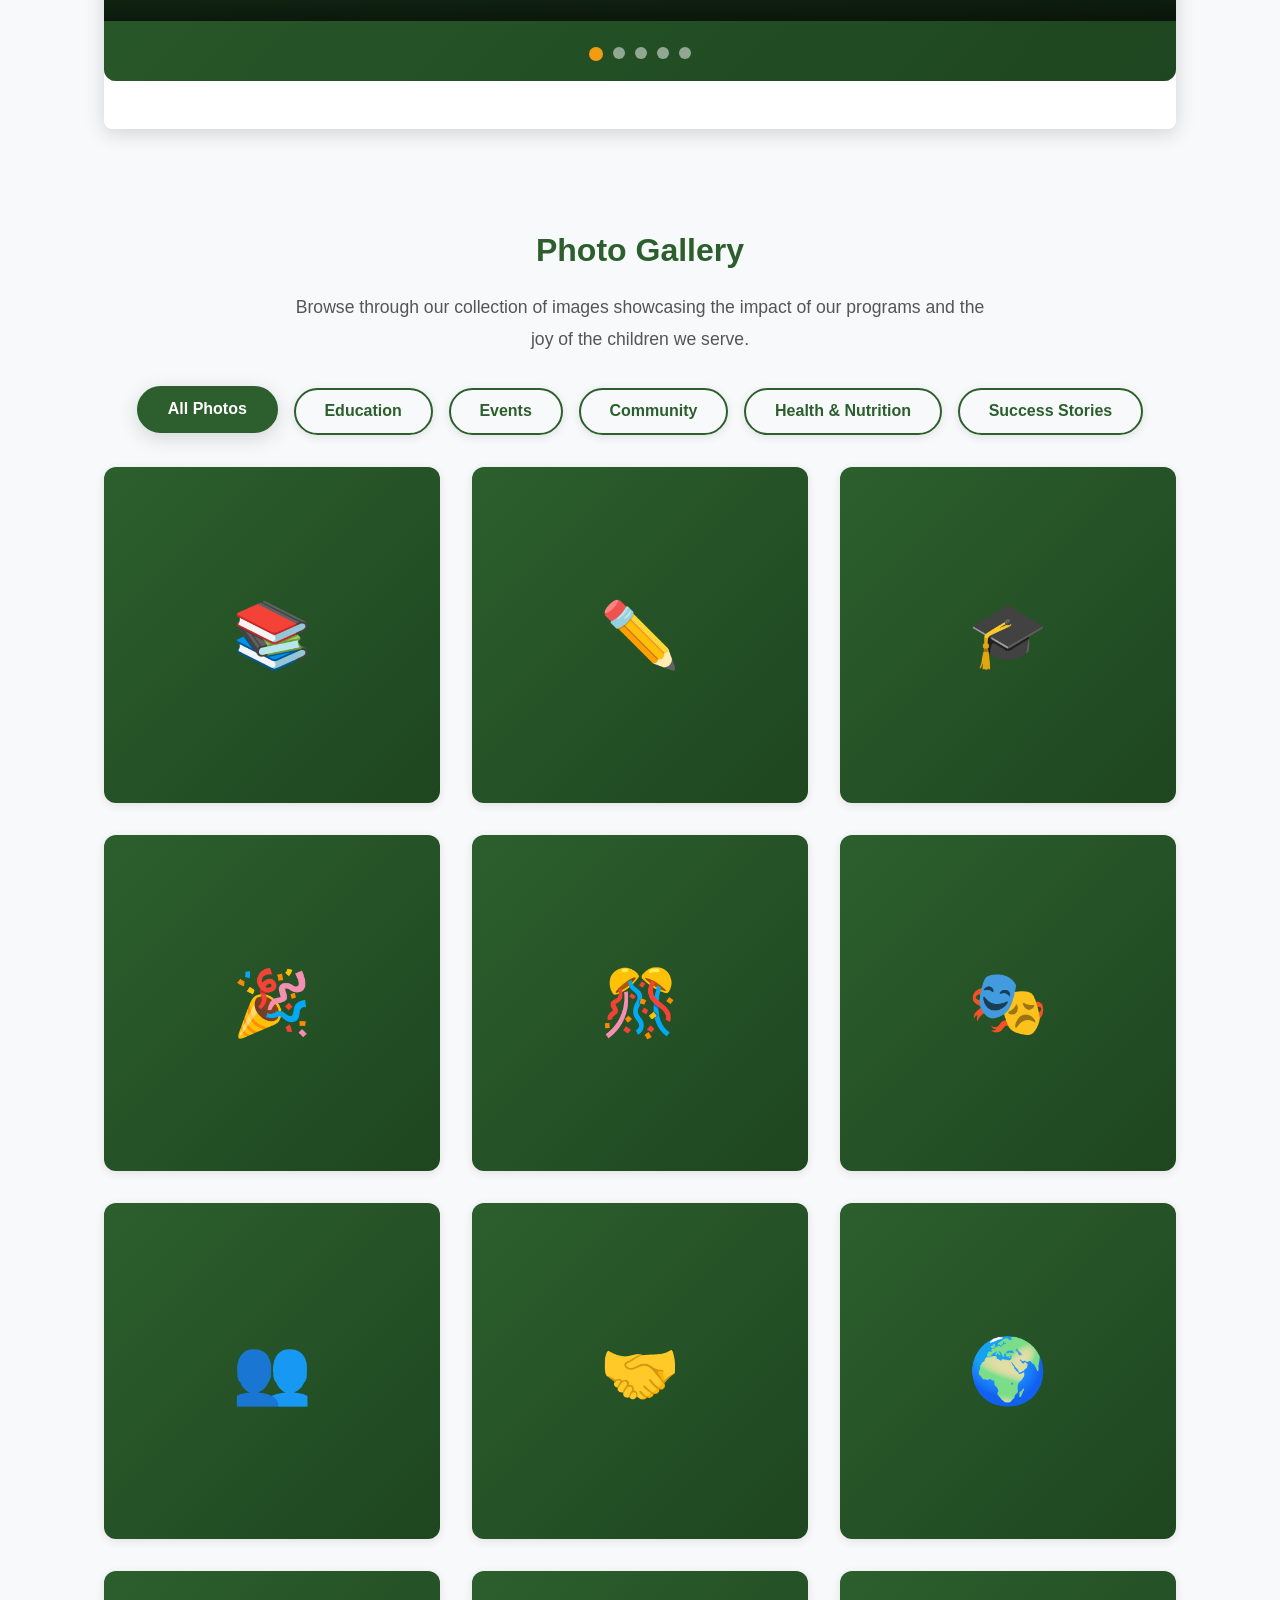
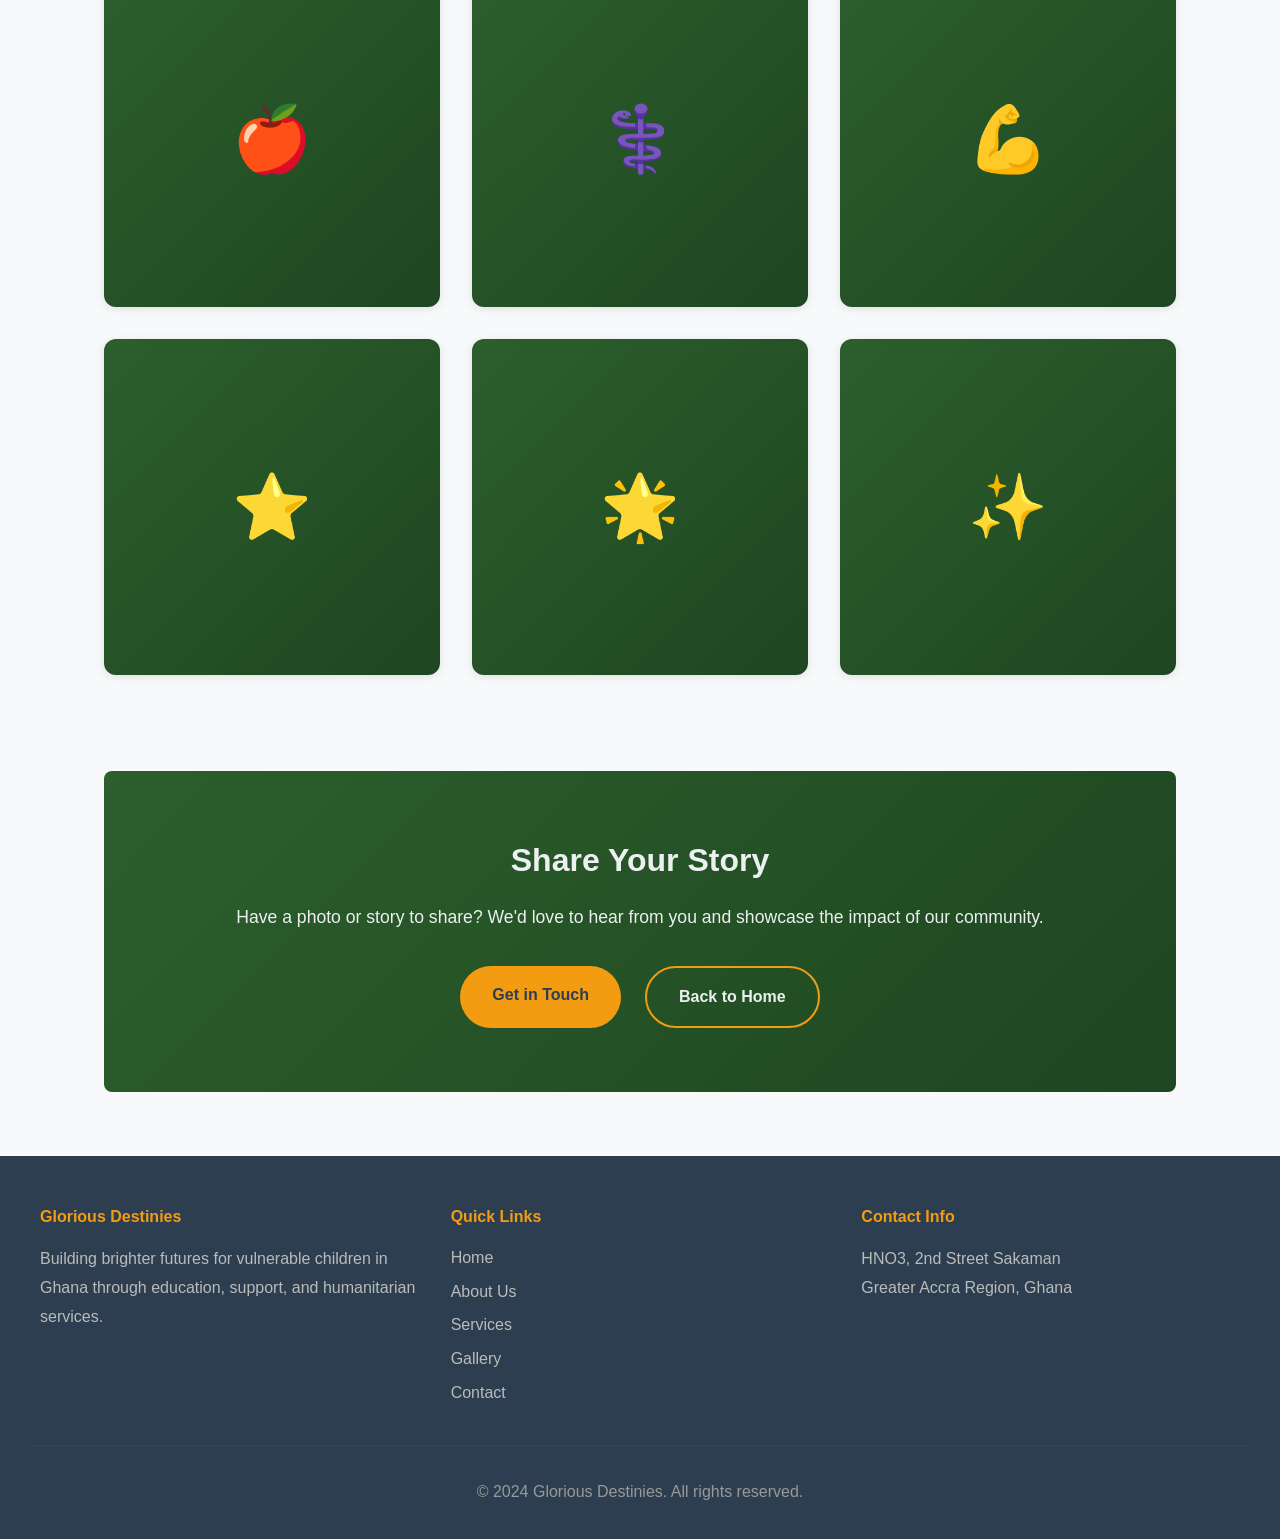
<file: src/pages/gallery/index.html>
<!DOCTYPE html>
<html lang="en">
<head>
    <meta charset="UTF-8">
    <meta name="viewport" content="width=device-width, initial-scale=1.0">
    <title>Gallery - Glorious Destinies</title>
    <link rel="stylesheet" href="../../styles/main.css">
    <link rel="stylesheet" href="../../styles/responsive.css">
    <link rel="stylesheet" href="../../styles/carousel.css">
    <link rel="stylesheet" href="gallery.css">
</head>
<body>
    <!-- Navigation Bar -->
    <nav class="navbar">
        <div class="nav-container">
            <div class="nav-logo">
                <h1>Glorious Destinies</h1>
                <p class="tagline">Building Better Futures for Children</p>
            </div>
            <ul class="nav-menu">
                <li><a href="../../../index.html" class="nav-link">Home</a></li>
                <li><a href="../about/index.html" class="nav-link">About Us</a></li>
                <li><a href="../services/index.html" class="nav-link">Services</a></li>
                <li><a href="index.html" class="nav-link active">Gallery</a></li>
                <li><a href="../contact/index.html" class="nav-link">Contact</a></li>
            </ul>
        </div>
    </nav>

    <!-- Hero Section -->
    <section class="hero">
        <div class="hero-content">
            <h2>Our Impact Gallery</h2>
            <p class="hero-subtitle">Celebrating Success Stories & Transformations</p>
            <p class="hero-description">Explore the visual journey of how we're changing lives and building brighter futures.</p>
        </div>
    </section>

    <!-- Main Content -->
    <main class="container">
        <!-- Gallery Introduction -->
        <section class="gallery-intro-section">
            <h2>Our Work in Pictures</h2>
            <p>Every image tells a story of hope, resilience, and transformation. These photographs capture the essence of our mission—supporting vulnerable children and helping them realize their glorious destinies. From educational programs to community events, witness the real impact of your support.</p>
        </section>

        <!-- Featured Carousel -->
        <section class="carousel-section featured-carousel">
            <div class="carousel-container">
                <div class="carousel-wrapper">
                    <div class="carousel-inner">
                        <!-- Featured Slide 1 -->
                        <div class="carousel-slide active">
                            <div class="carousel-slide-placeholder">
                                🎓 Education Excellence
                            </div>
                            <div class="carousel-caption">
                                <h3>Empowering Through Education</h3>
                                <p>Our comprehensive education programs help children unlock their potential</p>
                            </div>
                        </div>

                        <!-- Featured Slide 2 -->
                        <div class="carousel-slide">
                            <div class="carousel-slide-placeholder">
                                💪 Resilience & Growth
                            </div>
                            <div class="carousel-caption">
                                <h3>Building Strength & Confidence</h3>
                                <p>Children develop resilience through our holistic support programs</p>
                            </div>
                        </div>

                        <!-- Featured Slide 3 -->
                        <div class="carousel-slide">
                            <div class="carousel-slide-placeholder">
                                🌈 Hope & Future
                            </div>
                            <div class="carousel-caption">
                                <h3>Creating Opportunities</h3>
                                <p>Every child deserves a chance to build their own glorious destiny</p>
                            </div>
                        </div>

                        <!-- Featured Slide 4 -->
                        <div class="carousel-slide">
                            <div class="carousel-slide-placeholder">
                                ❤️ Community Love
                            </div>
                            <div class="carousel-caption">
                                <h3>Together We Care</h3>
                                <p>Community support makes our mission possible</p>
                            </div>
                        </div>

                        <!-- Featured Slide 5 -->
                        <div class="carousel-slide">
                            <div class="carousel-slide-placeholder">
                                ✨ Bright Futures
                            </div>
                            <div class="carousel-caption">
                                <h3>Dreams Come True</h3>
                                <p>With your help, children's dreams become reality</p>
                            </div>
                        </div>
                    </div>
                </div>

                <!-- Carousel Controls -->
                <button class="carousel-arrow prev">❮</button>
                <button class="carousel-arrow next">❯</button>
                <div class="carousel-controls">
                    <div class="carousel-dot active"></div>
                    <div class="carousel-dot"></div>
                    <div class="carousel-dot"></div>
                    <div class="carousel-dot"></div>
                    <div class="carousel-dot"></div>
                </div>
            </div>
        </section>

        <!-- Gallery Section with Filters -->
        <section class="gallery-section full-gallery">
            <h2>Photo Gallery</h2>
            <div class="gallery-intro">
                <p>Browse through our collection of images showcasing the impact of our programs and the joy of the children we serve.</p>
            </div>

            <!-- Gallery Filters -->
            <div class="gallery-filters">
                <button class="filter-btn active" data-filter="all">All Photos</button>
                <button class="filter-btn" data-filter="education">Education</button>
                <button class="filter-btn" data-filter="events">Events</button>
                <button class="filter-btn" data-filter="community">Community</button>
                <button class="filter-btn" data-filter="health">Health & Nutrition</button>
                <button class="filter-btn" data-filter="stories">Success Stories</button>
            </div>

            <!-- Photo Grid -->
            <div class="photo-grid">
                <!-- Education Category -->
                <div class="gallery-item" data-category="education">
                    <div class="gallery-item-placeholder">📚</div>
                    <div class="gallery-item-overlay">
                        <div class="gallery-item-info">
                            <h3>Classroom Learning</h3>
                            <p>Quality education for all</p>
                        </div>
                    </div>
                </div>

                <div class="gallery-item" data-category="education">
                    <div class="gallery-item-placeholder">✏️</div>
                    <div class="gallery-item-overlay">
                        <div class="gallery-item-info">
                            <h3>Study Support</h3>
                            <p>Tutoring & mentorship</p>
                        </div>
                    </div>
                </div>

                <div class="gallery-item" data-category="education">
                    <div class="gallery-item-placeholder">🎓</div>
                    <div class="gallery-item-overlay">
                        <div class="gallery-item-info">
                            <h3>Academic Achievement</h3>
                            <p>Celebrating success</p>
                        </div>
                    </div>
                </div>

                <!-- Events Category -->
                <div class="gallery-item" data-category="events">
                    <div class="gallery-item-placeholder">🎉</div>
                    <div class="gallery-item-overlay">
                        <div class="gallery-item-info">
                            <h3>Celebration Events</h3>
                            <p>Joy & togetherness</p>
                        </div>
                    </div>
                </div>

                <div class="gallery-item" data-category="events">
                    <div class="gallery-item-placeholder">🎊</div>
                    <div class="gallery-item-overlay">
                        <div class="gallery-item-info">
                            <h3>Cultural Programs</h3>
                            <p>Preserving heritage</p>
                        </div>
                    </div>
                </div>

                <div class="gallery-item" data-category="events">
                    <div class="gallery-item-placeholder">🎭</div>
                    <div class="gallery-item-overlay">
                        <div class="gallery-item-info">
                            <h3>Creative Expression</h3>
                            <p>Arts & talents</p>
                        </div>
                    </div>
                </div>

                <!-- Community Category -->
                <div class="gallery-item" data-category="community">
                    <div class="gallery-item-placeholder">👥</div>
                    <div class="gallery-item-overlay">
                        <div class="gallery-item-info">
                            <h3>Community Engagement</h3>
                            <p>Building together</p>
                        </div>
                    </div>
                </div>

                <div class="gallery-item" data-category="community">
                    <div class="gallery-item-placeholder">🤝</div>
                    <div class="gallery-item-overlay">
                        <div class="gallery-item-info">
                            <h3>Volunteer Support</h3>
                            <p>Making a difference</p>
                        </div>
                    </div>
                </div>

                <div class="gallery-item" data-category="community">
                    <div class="gallery-item-placeholder">🌍</div>
                    <div class="gallery-item-overlay">
                        <div class="gallery-item-info">
                            <h3>Global Impact</h3>
                            <p>Worldwide support</p>
                        </div>
                    </div>
                </div>

                <!-- Health & Nutrition Category -->
                <div class="gallery-item" data-category="health">
                    <div class="gallery-item-placeholder">🍎</div>
                    <div class="gallery-item-overlay">
                        <div class="gallery-item-info">
                            <h3>Nutrition Programs</h3>
                            <p>Healthy development</p>
                        </div>
                    </div>
                </div>

                <div class="gallery-item" data-category="health">
                    <div class="gallery-item-placeholder">⚕️</div>
                    <div class="gallery-item-overlay">
                        <div class="gallery-item-info">
                            <h3>Health Services</h3>
                            <p>Medical support</p>
                        </div>
                    </div>
                </div>

                <div class="gallery-item" data-category="health">
                    <div class="gallery-item-placeholder">💪</div>
                    <div class="gallery-item-overlay">
                        <div class="gallery-item-info">
                            <h3>Wellness Programs</h3>
                            <p>Physical fitness</p>
                        </div>
                    </div>
                </div>

                <!-- Success Stories Category -->
                <div class="gallery-item" data-category="stories">
                    <div class="gallery-item-placeholder">⭐</div>
                    <div class="gallery-item-overlay">
                        <div class="gallery-item-info">
                            <h3>Success Story 1</h3>
                            <p>Transformation journey</p>
                        </div>
                    </div>
                </div>

                <div class="gallery-item" data-category="stories">
                    <div class="gallery-item-placeholder">🌟</div>
                    <div class="gallery-item-overlay">
                        <div class="gallery-item-info">
                            <h3>Success Story 2</h3>
                            <p>Dreams realized</p>
                        </div>
                    </div>
                </div>

                <div class="gallery-item" data-category="stories">
                    <div class="gallery-item-placeholder">✨</div>
                    <div class="gallery-item-overlay">
                        <div class="gallery-item-info">
                            <h3>Success Story 3</h3>
                            <p>Glorious destiny</p>
                        </div>
                    </div>
                </div>
            </div>
        </section>

        <!-- Call to Action Section -->
        <section class="cta-section">
            <h2>Share Your Story</h2>
            <p>Have a photo or story to share? We'd love to hear from you and showcase the impact of our community.</p>
            <div class="cta-buttons">
                <a href="../contact/index.html" class="btn btn-primary">Get in Touch</a>
                <a href="../../../index.html" class="btn btn-secondary">Back to Home</a>
            </div>
        </section>
    </main>

    <!-- Footer -->
    <footer class="footer">
        <div class="footer-content">
            <div class="footer-section">
                <h4>Glorious Destinies</h4>
                <p>Building brighter futures for vulnerable children in Ghana through education, support, and humanitarian services.</p>
            </div>
            <div class="footer-section">
                <h4>Quick Links</h4>
                <ul>
                    <li><a href="../../../index.html">Home</a></li>
                    <li><a href="../about/index.html">About Us</a></li>
                    <li><a href="../services/index.html">Services</a></li>
                    <li><a href="index.html">Gallery</a></li>
                    <li><a href="../contact/index.html">Contact</a></li>
                </ul>
            </div>
            <div class="footer-section">
                <h4>Contact Info</h4>
                <p>HNO3, 2nd Street Sakaman<br>Greater Accra Region, Ghana</p>
            </div>
        </div>
        <div class="footer-bottom">
            <p>&copy; 2024 Glorious Destinies. All rights reserved.</p>
        </div>
    </footer>

    <script src="../../components/navigation.js"></script>
    <script src="../../components/carousel.js"></script>
</body>
</html>
</file>
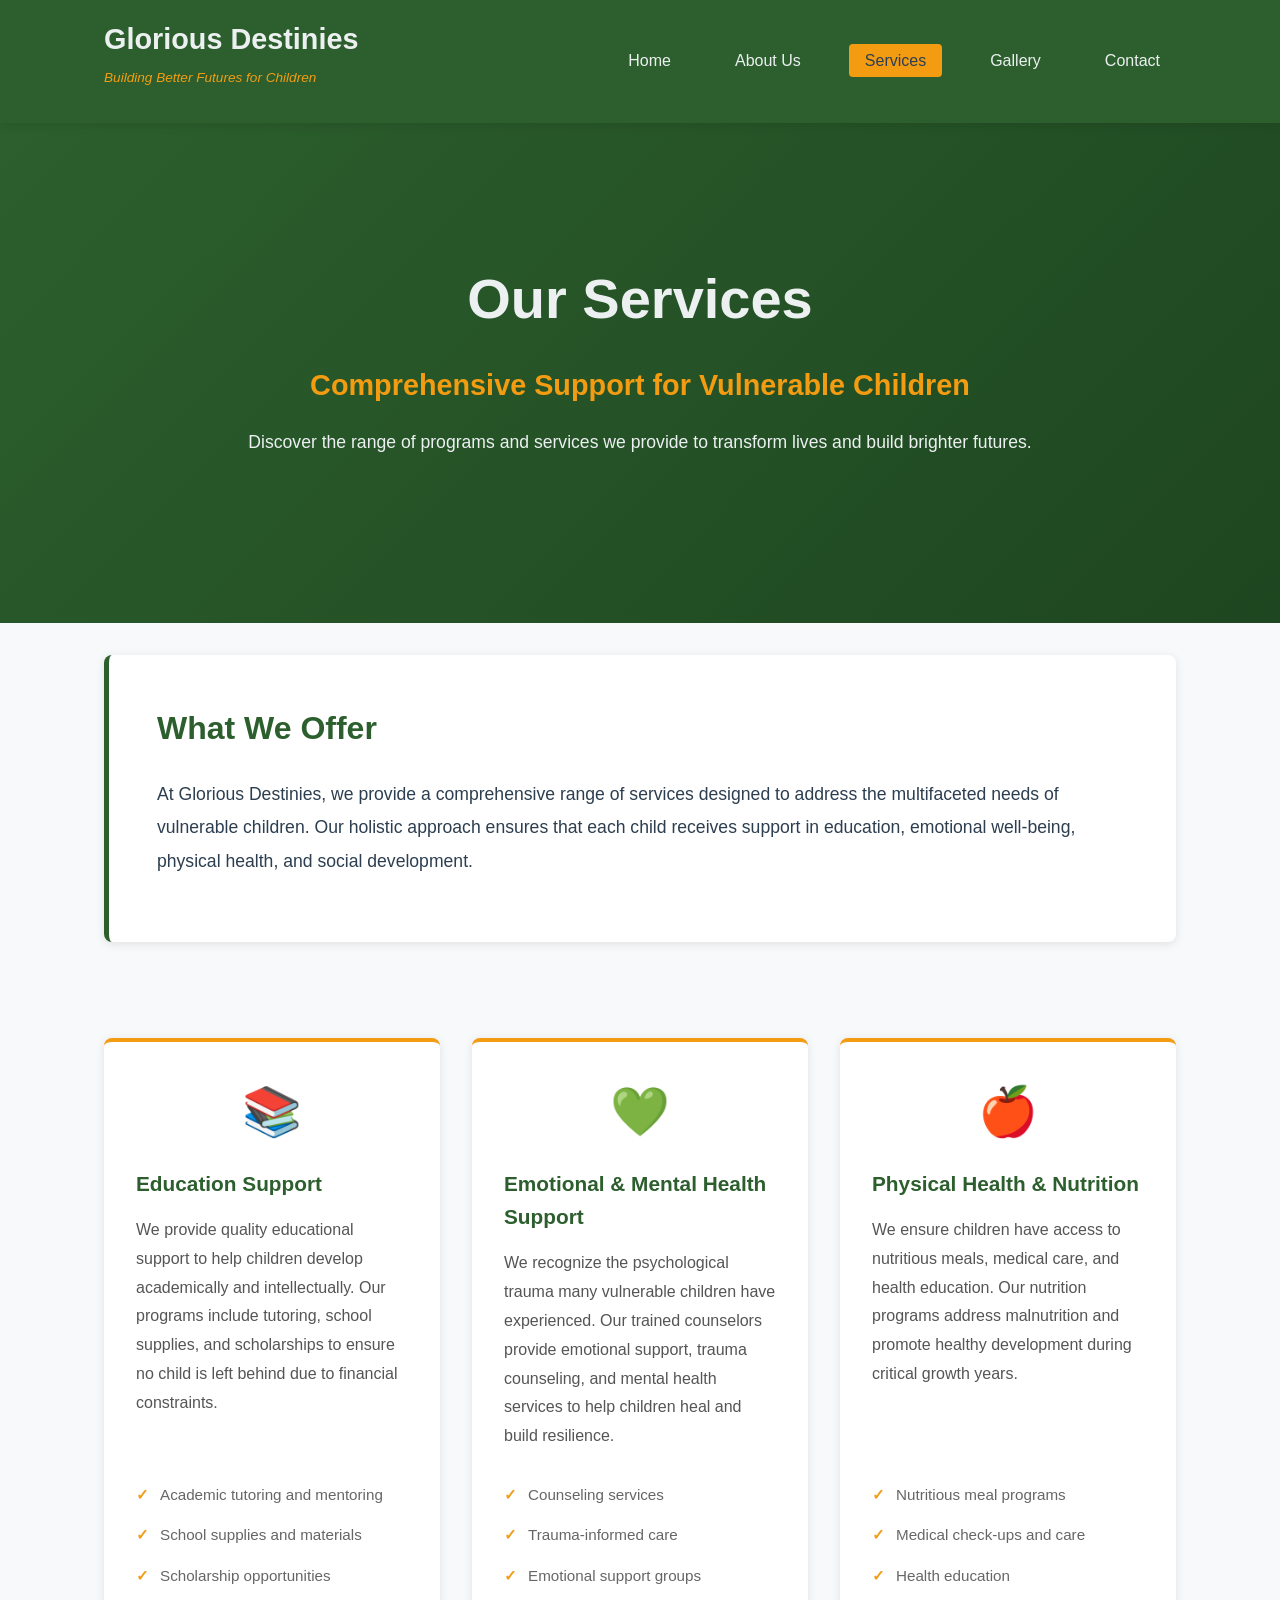
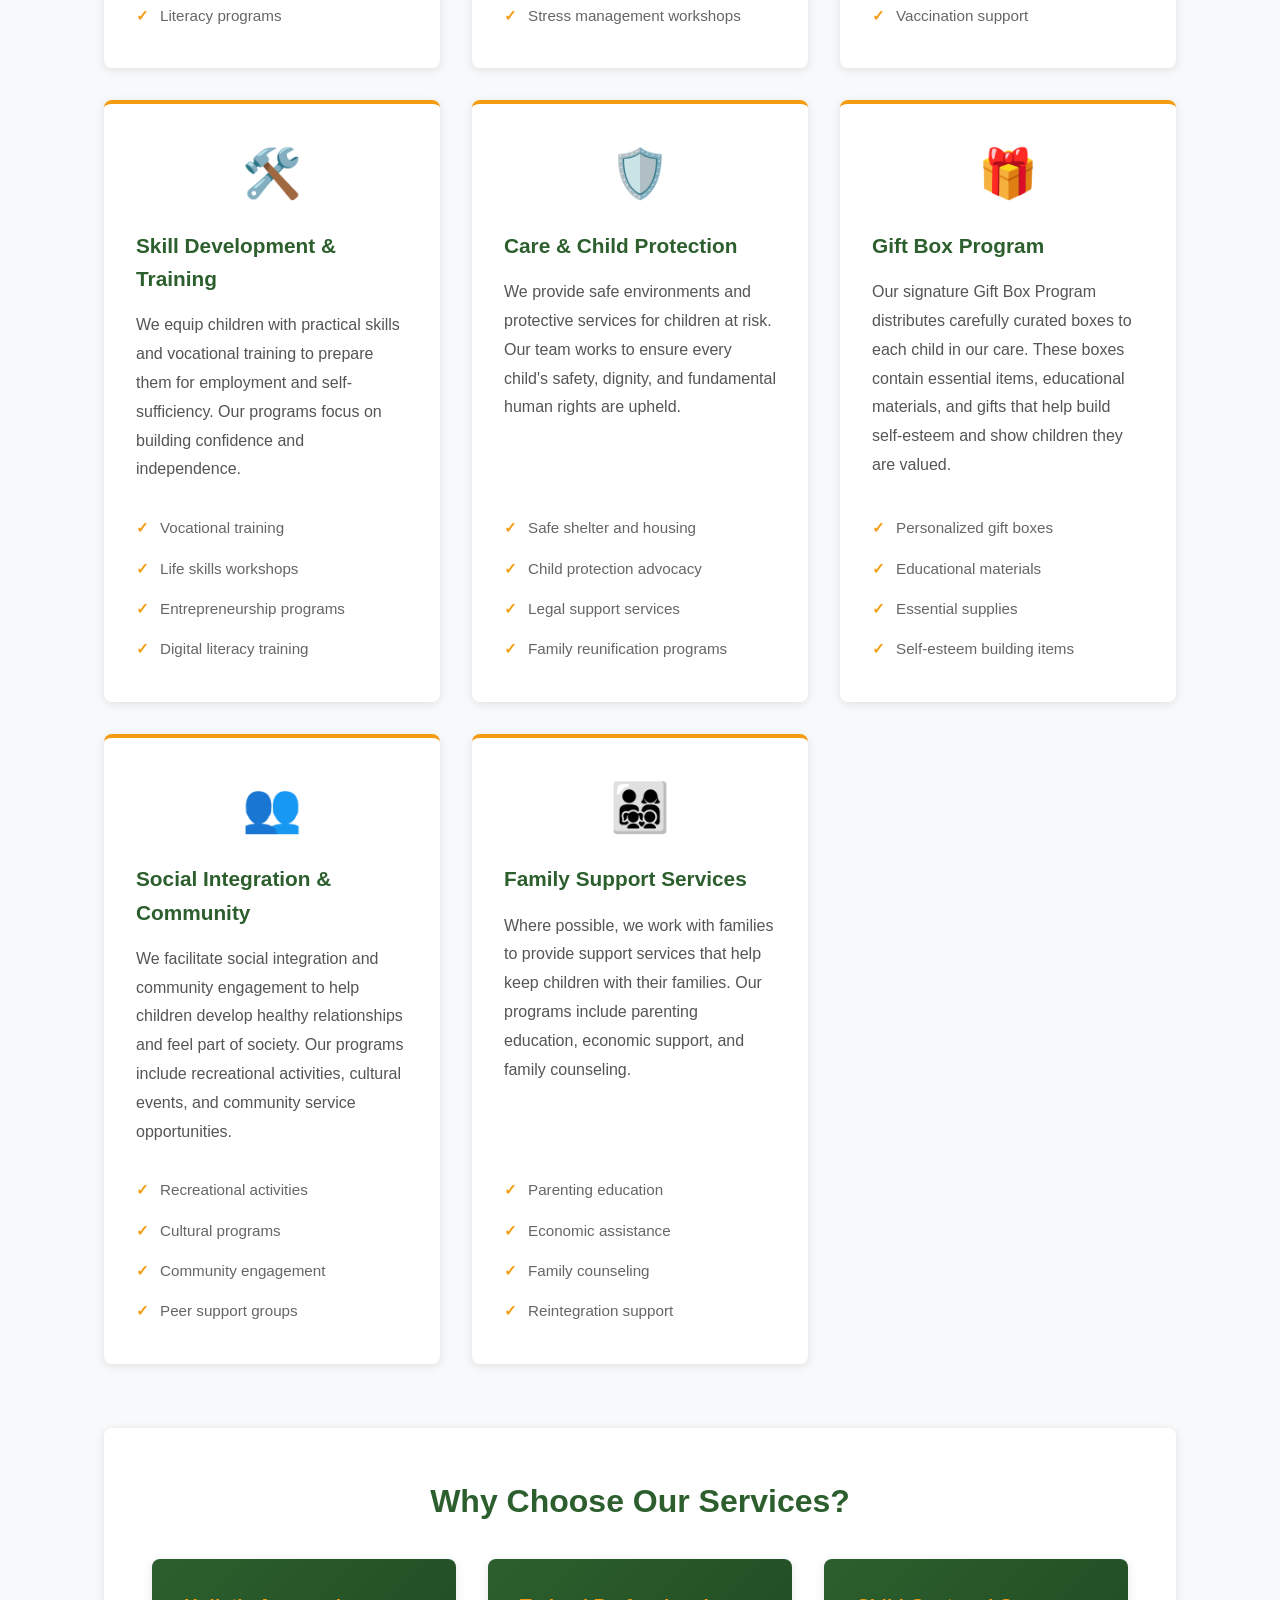
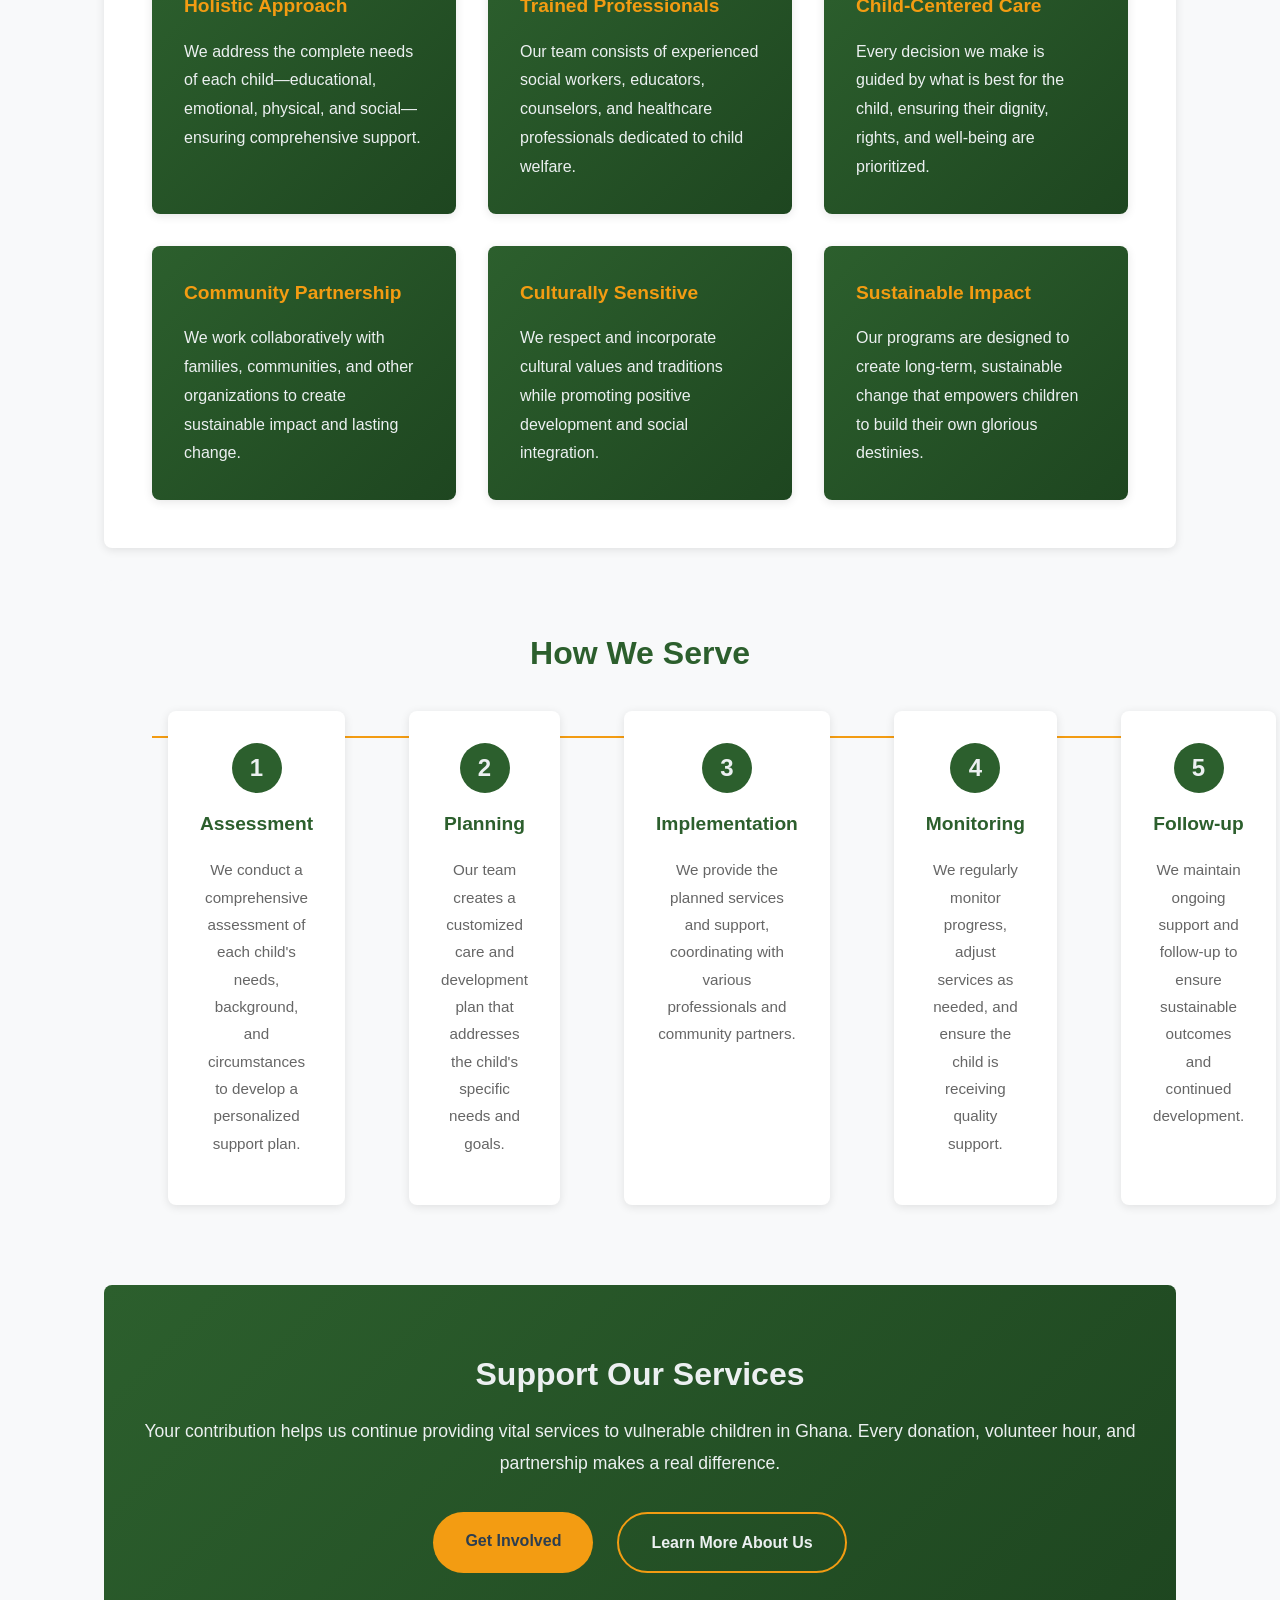
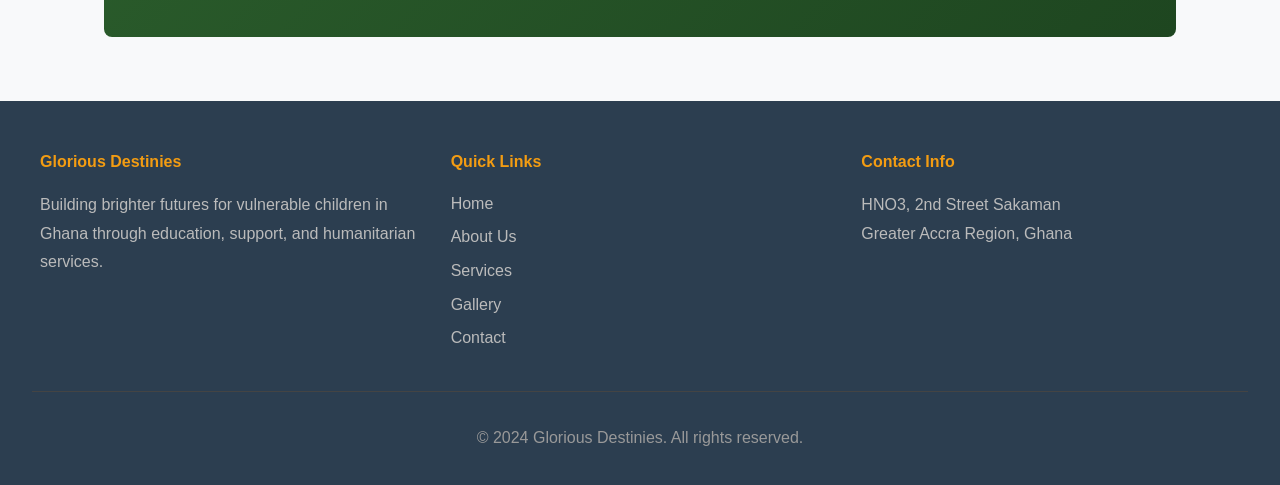
<file: src/pages/services/index.html>
<!DOCTYPE html>
<html lang="en">
<head>
    <meta charset="UTF-8">
    <meta name="viewport" content="width=device-width, initial-scale=1.0">
    <title>Our Services - Glorious Destinies</title>
    <link rel="stylesheet" href="../../styles/main.css">
    <link rel="stylesheet" href="../../styles/responsive.css">
    <link rel="stylesheet" href="services.css">
</head>
<body>
    <!-- Navigation Bar -->
    <nav class="navbar">
        <div class="nav-container">
            <div class="nav-logo">
                <h1>Glorious Destinies</h1>
                <p class="tagline">Building Better Futures for Children</p>
            </div>
            <ul class="nav-menu">
                <li><a href="../../../index.html" class="nav-link">Home</a></li>
                <li><a href="../about/index.html" class="nav-link">About Us</a></li>
                <li><a href="index.html" class="nav-link active">Services</a></li>
                <li><a href="../gallery/index.html" class="nav-link">Gallery</a></li>
                <li><a href="../contact/index.html" class="nav-link">Contact</a></li>
            </ul>
        </div>
    </nav>

    <!-- Hero Section -->
    <section class="hero">
        <div class="hero-content">
            <h2>Our Services</h2>
            <p class="hero-subtitle">Comprehensive Support for Vulnerable Children</p>
            <p class="hero-description">Discover the range of programs and services we provide to transform lives and build brighter futures.</p>
        </div>
    </section>

    <!-- Main Content -->
    <main class="container">
        <!-- Introduction Section -->
        <section class="services-intro">
            <h2>What We Offer</h2>
            <p>At Glorious Destinies, we provide a comprehensive range of services designed to address the multifaceted needs of vulnerable children. Our holistic approach ensures that each child receives support in education, emotional well-being, physical health, and social development.</p>
        </section>

        <!-- Services Grid -->
        <section class="services-grid-section">
            <div class="services-grid">
                <!-- Service 1: Education Support -->
                <div class="service-card">
                    <div class="service-icon">📚</div>
                    <h3>Education Support</h3>
                    <p>We provide quality educational support to help children develop academically and intellectually. Our programs include tutoring, school supplies, and scholarships to ensure no child is left behind due to financial constraints.</p>
                    <ul class="service-features">
                        <li>Academic tutoring and mentoring</li>
                        <li>School supplies and materials</li>
                        <li>Scholarship opportunities</li>
                        <li>Literacy programs</li>
                    </ul>
                </div>

                <!-- Service 2: Emotional & Mental Health -->
                <div class="service-card">
                    <div class="service-icon">💚</div>
                    <h3>Emotional & Mental Health Support</h3>
                    <p>We recognize the psychological trauma many vulnerable children have experienced. Our trained counselors provide emotional support, trauma counseling, and mental health services to help children heal and build resilience.</p>
                    <ul class="service-features">
                        <li>Counseling services</li>
                        <li>Trauma-informed care</li>
                        <li>Emotional support groups</li>
                        <li>Stress management workshops</li>
                    </ul>
                </div>

                <!-- Service 3: Physical Health & Nutrition -->
                <div class="service-card">
                    <div class="service-icon">🍎</div>
                    <h3>Physical Health & Nutrition</h3>
                    <p>We ensure children have access to nutritious meals, medical care, and health education. Our nutrition programs address malnutrition and promote healthy development during critical growth years.</p>
                    <ul class="service-features">
                        <li>Nutritious meal programs</li>
                        <li>Medical check-ups and care</li>
                        <li>Health education</li>
                        <li>Vaccination support</li>
                    </ul>
                </div>

                <!-- Service 4: Skill Development -->
                <div class="service-card">
                    <div class="service-icon">🛠️</div>
                    <h3>Skill Development & Training</h3>
                    <p>We equip children with practical skills and vocational training to prepare them for employment and self-sufficiency. Our programs focus on building confidence and independence.</p>
                    <ul class="service-features">
                        <li>Vocational training</li>
                        <li>Life skills workshops</li>
                        <li>Entrepreneurship programs</li>
                        <li>Digital literacy training</li>
                    </ul>
                </div>

                <!-- Service 5: Care & Protection -->
                <div class="service-card">
                    <div class="service-icon">🛡️</div>
                    <h3>Care & Child Protection</h3>
                    <p>We provide safe environments and protective services for children at risk. Our team works to ensure every child's safety, dignity, and fundamental human rights are upheld.</p>
                    <ul class="service-features">
                        <li>Safe shelter and housing</li>
                        <li>Child protection advocacy</li>
                        <li>Legal support services</li>
                        <li>Family reunification programs</li>
                    </ul>
                </div>

                <!-- Service 6: Gift Box Program -->
                <div class="service-card">
                    <div class="service-icon">🎁</div>
                    <h3>Gift Box Program</h3>
                    <p>Our signature Gift Box Program distributes carefully curated boxes to each child in our care. These boxes contain essential items, educational materials, and gifts that help build self-esteem and show children they are valued.</p>
                    <ul class="service-features">
                        <li>Personalized gift boxes</li>
                        <li>Educational materials</li>
                        <li>Essential supplies</li>
                        <li>Self-esteem building items</li>
                    </ul>
                </div>

                <!-- Service 7: Social Integration -->
                <div class="service-card">
                    <div class="service-icon">👥</div>
                    <h3>Social Integration & Community</h3>
                    <p>We facilitate social integration and community engagement to help children develop healthy relationships and feel part of society. Our programs include recreational activities, cultural events, and community service opportunities.</p>
                    <ul class="service-features">
                        <li>Recreational activities</li>
                        <li>Cultural programs</li>
                        <li>Community engagement</li>
                        <li>Peer support groups</li>
                    </ul>
                </div>

                <!-- Service 8: Family Support -->
                <div class="service-card">
                    <div class="service-icon">👨‍👩‍👧‍👦</div>
                    <h3>Family Support Services</h3>
                    <p>Where possible, we work with families to provide support services that help keep children with their families. Our programs include parenting education, economic support, and family counseling.</p>
                    <ul class="service-features">
                        <li>Parenting education</li>
                        <li>Economic assistance</li>
                        <li>Family counseling</li>
                        <li>Reintegration support</li>
                    </ul>
                </div>
            </div>
        </section>

        <!-- Service Highlights Section -->
        <section class="service-highlights">
            <h2>Why Choose Our Services?</h2>
            <div class="highlights-grid">
                <div class="highlight-item">
                    <h3>Holistic Approach</h3>
                    <p>We address the complete needs of each child—educational, emotional, physical, and social—ensuring comprehensive support.</p>
                </div>
                <div class="highlight-item">
                    <h3>Trained Professionals</h3>
                    <p>Our team consists of experienced social workers, educators, counselors, and healthcare professionals dedicated to child welfare.</p>
                </div>
                <div class="highlight-item">
                    <h3>Child-Centered Care</h3>
                    <p>Every decision we make is guided by what is best for the child, ensuring their dignity, rights, and well-being are prioritized.</p>
                </div>
                <div class="highlight-item">
                    <h3>Community Partnership</h3>
                    <p>We work collaboratively with families, communities, and other organizations to create sustainable impact and lasting change.</p>
                </div>
                <div class="highlight-item">
                    <h3>Culturally Sensitive</h3>
                    <p>We respect and incorporate cultural values and traditions while promoting positive development and social integration.</p>
                </div>
                <div class="highlight-item">
                    <h3>Sustainable Impact</h3>
                    <p>Our programs are designed to create long-term, sustainable change that empowers children to build their own glorious destinies.</p>
                </div>
            </div>
        </section>

        <!-- Service Process Section -->
        <section class="service-process">
            <h2>How We Serve</h2>
            <div class="process-steps">
                <div class="step">
                    <div class="step-number">1</div>
                    <h3>Assessment</h3>
                    <p>We conduct a comprehensive assessment of each child's needs, background, and circumstances to develop a personalized support plan.</p>
                </div>
                <div class="step">
                    <div class="step-number">2</div>
                    <h3>Planning</h3>
                    <p>Our team creates a customized care and development plan that addresses the child's specific needs and goals.</p>
                </div>
                <div class="step">
                    <div class="step-number">3</div>
                    <h3>Implementation</h3>
                    <p>We provide the planned services and support, coordinating with various professionals and community partners.</p>
                </div>
                <div class="step">
                    <div class="step-number">4</div>
                    <h3>Monitoring</h3>
                    <p>We regularly monitor progress, adjust services as needed, and ensure the child is receiving quality support.</p>
                </div>
                <div class="step">
                    <div class="step-number">5</div>
                    <h3>Follow-up</h3>
                    <p>We maintain ongoing support and follow-up to ensure sustainable outcomes and continued development.</p>
                </div>
            </div>
        </section>

        <!-- Call to Action Section -->
        <section class="cta-section">
            <h2>Support Our Services</h2>
            <p>Your contribution helps us continue providing vital services to vulnerable children in Ghana. Every donation, volunteer hour, and partnership makes a real difference.</p>
            <div class="cta-buttons">
                <a href="../contact/index.html" class="btn btn-primary">Get Involved</a>
                <a href="../about/index.html" class="btn btn-secondary">Learn More About Us</a>
            </div>
        </section>
    </main>

    <!-- Footer -->
    <footer class="footer">
        <div class="footer-content">
            <div class="footer-section">
                <h4>Glorious Destinies</h4>
                <p>Building brighter futures for vulnerable children in Ghana through education, support, and humanitarian services.</p>
            </div>
            <div class="footer-section">
                <h4>Quick Links</h4>
                <ul>
                    <li><a href="../../../index.html">Home</a></li>
                    <li><a href="../about/index.html">About Us</a></li>
                    <li><a href="index.html">Services</a></li>
                    <li><a href="../gallery/index.html">Gallery</a></li>
                    <li><a href="../contact/index.html">Contact</a></li>
                </ul>
            </div>
            <div class="footer-section">
                <h4>Contact Info</h4>
                <p>HNO3, 2nd Street Sakaman<br>Greater Accra Region, Ghana</p>
            </div>
        </div>
        <div class="footer-bottom">
            <p>&copy; 2024 Glorious Destinies. All rights reserved.</p>
        </div>
    </footer>

    <script src="../../components/navigation.js"></script>
</body>
</html>
</file>
<file: src/styles/main.css>
/* ===========================
   Global Styles & Variables
   =========================== */

:root {
    --primary-color: #2c5f2d;
    --secondary-color: #f39c12;
    --accent-color: #e74c3c;
    --text-dark: #2c3e50;
    --text-light: #ecf0f1;
    --bg-light: #f8f9fa;
    --bg-white: #ffffff;
    --border-color: #e0e0e0;
    --shadow: 0 2px 10px rgba(0, 0, 0, 0.1);
    --shadow-lg: 0 5px 20px rgba(0, 0, 0, 0.15);
}

* {
    margin: 0;
    padding: 0;
    box-sizing: border-box;
}

html {
    scroll-behavior: smooth;
}

body {
    font-family: 'Segoe UI', Tahoma, Geneva, Verdana, sans-serif;
    line-height: 1.6;
    color: var(--text-dark);
    background-color: var(--bg-light);
}

/* ===========================
   Typography
   =========================== */

h1, h2, h3, h4, h5, h6 {
    font-weight: 700;
    margin-bottom: 1rem;
    color: var(--text-dark);
}

h1 {
    font-size: 2.5rem;
}

h2 {
    font-size: 2rem;
    color: var(--primary-color);
    text-align: center;
    margin-bottom: 2rem;
}

h3 {
    font-size: 1.5rem;
    color: var(--primary-color);
}

p {
    margin-bottom: 1rem;
    line-height: 1.8;
}

a {
    color: var(--primary-color);
    text-decoration: none;
    transition: color 0.3s ease;
}

a:hover {
    color: var(--secondary-color);
}

/* ===========================
   Navigation Bar
   =========================== */

.navbar {
    background-color: var(--primary-color);
    color: var(--text-light);
    padding: 1rem 0;
    box-shadow: var(--shadow);
    position: sticky;
    top: 0;
    z-index: 1000;
}

.nav-container {
    max-width: 1200px;
    margin: 0 auto;
    padding: 0 2rem;
    display: flex;
    justify-content: space-between;
    align-items: center;
}

.nav-logo {
    flex: 1;
}

.nav-logo h1 {
    font-size: 1.8rem;
    color: var(--text-light);
    margin-bottom: 0.25rem;
}

.tagline {
    font-size: 0.85rem;
    color: var(--secondary-color);
    font-style: italic;
}

.nav-menu {
    display: flex;
    list-style: none;
    gap: 2rem;
}

.nav-link {
    color: var(--text-light);
    font-weight: 500;
    padding: 0.5rem 1rem;
    border-radius: 4px;
    transition: all 0.3s ease;
}

.nav-link:hover,
.nav-link.active {
    background-color: var(--secondary-color);
    color: var(--text-dark);
}

/* ===========================
   Hero Section
   =========================== */

.hero {
    background: linear-gradient(135deg, var(--primary-color) 0%, #1e4620 100%);
    color: var(--text-light);
    padding: 6rem 2rem;
    text-align: center;
    min-height: 500px;
    display: flex;
    align-items: center;
    justify-content: center;
}

.hero-content {
    max-width: 800px;
}

.hero h2 {
    font-size: 3.5rem;
    color: var(--text-light);
    margin-bottom: 1rem;
}

.hero-subtitle {
    font-size: 1.8rem;
    color: var(--secondary-color);
    margin-bottom: 1rem;
    font-weight: 600;
}

.hero-description {
    font-size: 1.1rem;
    margin-bottom: 2rem;
    line-height: 1.8;
}

.cta-button {
    display: inline-block;
    background-color: var(--secondary-color);
    color: var(--text-dark);
    padding: 1rem 2.5rem;
    border-radius: 50px;
    font-weight: 600;
    font-size: 1.1rem;
    transition: all 0.3s ease;
    box-shadow: var(--shadow);
}

.cta-button:hover {
    background-color: #e67e22;
    transform: translateY(-3px);
    box-shadow: var(--shadow-lg);
}

/* ===========================
   Container & Layout
   =========================== */

.container {
    max-width: 1200px;
    margin: 0 auto;
    padding: 0 2rem;
}

section {
    padding: 4rem 0;
}

/* ===========================
   Mission Section
   =========================== */

.mission-section {
    background-color: var(--bg-white);
    border-left: 5px solid var(--primary-color);
    padding: 3rem;
    border-radius: 8px;
    box-shadow: var(--shadow);
    margin: 2rem 0;
}

.mission-section h2 {
    text-align: left;
    margin-bottom: 1.5rem;
}

.mission-section p {
    font-size: 1.1rem;
    line-height: 1.9;
    color: var(--text-dark);
}

/* ===========================
   Values/Services Grid
   =========================== */

.values-section {
    background-color: var(--bg-light);
}

.values-grid {
    display: grid;
    grid-template-columns: repeat(auto-fit, minmax(300px, 1fr));
    gap: 2rem;
    margin-top: 2rem;
}

.value-card {
    background-color: var(--bg-white);
    padding: 2rem;
    border-radius: 8px;
    box-shadow: var(--shadow);
    transition: all 0.3s ease;
    border-top: 4px solid var(--secondary-color);
}

.value-card:hover {
    transform: translateY(-5px);
    box-shadow: var(--shadow-lg);
}

.value-card h3 {
    color: var(--primary-color);
    margin-bottom: 1rem;
}

.value-card p {
    color: #555;
    line-height: 1.8;
}

/* ===========================
   Organization Info Section
   =========================== */

.org-info-section {
    background-color: var(--bg-white);
}

.org-info-grid {
    display: grid;
    grid-template-columns: repeat(auto-fit, minmax(280px, 1fr));
    gap: 2rem;
    margin-top: 2rem;
}

.info-box {
    background: linear-gradient(135deg, var(--primary-color) 0%, #1e4620 100%);
    color: var(--text-light);
    padding: 2rem;
    border-radius: 8px;
    box-shadow: var(--shadow);
    text-align: center;
}

.info-box h3 {
    color: var(--secondary-color);
    margin-bottom: 1rem;
}

.info-box p {
    color: var(--text-light);
    line-height: 1.8;
}

/* ===========================
   Call to Action Section
   =========================== */

.cta-section {
    background: linear-gradient(135deg, var(--primary-color) 0%, #1e4620 100%);
    color: var(--text-light);
    text-align: center;
    padding: 4rem 2rem;
    border-radius: 8px;
    margin: 2rem 0;
}

.cta-section h2 {
    color: var(--text-light);
    margin-bottom: 1rem;
}

.cta-section p {
    font-size: 1.1rem;
    margin-bottom: 2rem;
}

.cta-buttons {
    display: flex;
    gap: 1.5rem;
    justify-content: center;
    flex-wrap: wrap;
}

.btn {
    display: inline-block;
    padding: 1rem 2rem;
    border-radius: 50px;
    font-weight: 600;
    font-size: 1rem;
    transition: all 0.3s ease;
    text-decoration: none;
}

.btn-primary {
    background-color: var(--secondary-color);
    color: var(--text-dark);
}

.btn-primary:hover {
    background-color: #e67e22;
    transform: translateY(-3px);
}

.btn-secondary {
    background-color: transparent;
    color: var(--text-light);
    border: 2px solid var(--secondary-color);
}

.btn-secondary:hover {
    background-color: var(--secondary-color);
    color: var(--text-dark);
}

/* ===========================
   Footer
   =========================== */

.footer {
    background-color: var(--text-dark);
    color: var(--text-light);
    padding: 3rem 2rem 1rem;
    margin-top: 4rem;
}

.footer-content {
    max-width: 1200px;
    margin: 0 auto;
    display: grid;
    grid-template-columns: repeat(auto-fit, minmax(250px, 1fr));
    gap: 2rem;
    margin-bottom: 2rem;
}

.footer-section h4 {
    color: var(--secondary-color);
    margin-bottom: 1rem;
}

.footer-section p {
    color: #bbb;
    line-height: 1.8;
}

.footer-section ul {
    list-style: none;
}

.footer-section ul li {
    margin-bottom: 0.5rem;
}

.footer-section a {
    color: #bbb;
    transition: color 0.3s ease;
}

.footer-section a:hover {
    color: var(--secondary-color);
}

.footer-bottom {
    text-align: center;
    padding-top: 2rem;
    border-top: 1px solid #444;
    color: #999;
}

/* ===========================
   Utility Classes
   =========================== */

.text-center {
    text-align: center;
}

.mt-2 {
    margin-top: 2rem;
}

.mb-2 {
    margin-bottom: 2rem;
}

.py-4 {
    padding: 4rem 0;
}
</file>
<file: src/styles/responsive.css>
/* ===========================
   Responsive Design
   =========================== */

/* Tablets (768px and below) */
@media (max-width: 768px) {
    .nav-container {
        flex-direction: column;
        gap: 1rem;
    }

    .nav-menu {
        gap: 1rem;
        justify-content: center;
    }

    .nav-logo h1 {
        font-size: 1.5rem;
    }

    .hero {
        padding: 4rem 1rem;
        min-height: 400px;
    }

    .hero h2 {
        font-size: 2.5rem;
    }

    .hero-subtitle {
        font-size: 1.4rem;
    }

    .hero-description {
        font-size: 1rem;
    }

    h1 {
        font-size: 2rem;
    }

    h2 {
        font-size: 1.5rem;
    }

    h3 {
        font-size: 1.2rem;
    }

    section {
        padding: 2rem 0;
    }

    .container {
        padding: 0 1rem;
    }

    .mission-section {
        padding: 2rem;
    }

    .values-grid {
        grid-template-columns: 1fr;
        gap: 1.5rem;
    }

    .org-info-grid {
        grid-template-columns: 1fr;
        gap: 1.5rem;
    }

    .cta-buttons {
        flex-direction: column;
        gap: 1rem;
    }

    .btn {
        width: 100%;
        text-align: center;
    }

    .footer-content {
        grid-template-columns: 1fr;
        gap: 1.5rem;
    }

    .footer-section {
        text-align: center;
    }
}

/* Mobile phones (480px and below) */
@media (max-width: 480px) {
    .nav-logo h1 {
        font-size: 1.2rem;
    }

    .tagline {
        font-size: 0.75rem;
    }

    .nav-menu {
        gap: 0.5rem;
        flex-wrap: wrap;
    }

    .nav-link {
        padding: 0.4rem 0.8rem;
        font-size: 0.9rem;
    }

    .hero {
        padding: 2rem 1rem;
        min-height: 300px;
    }

    .hero h2 {
        font-size: 1.8rem;
    }

    .hero-subtitle {
        font-size: 1.1rem;
    }

    .hero-description {
        font-size: 0.95rem;
    }

    .cta-button {
        padding: 0.8rem 1.5rem;
        font-size: 0.95rem;
    }

    h1 {
        font-size: 1.5rem;
    }

    h2 {
        font-size: 1.2rem;
        margin-bottom: 1.5rem;
    }

    h3 {
        font-size: 1rem;
    }

    p {
        font-size: 0.95rem;
    }

    section {
        padding: 1.5rem 0;
    }

    .mission-section {
        padding: 1.5rem;
        margin: 1rem 0;
    }

    .value-card {
        padding: 1.5rem;
    }

    .info-box {
        padding: 1.5rem;
    }

    .cta-section {
        padding: 2rem 1rem;
        margin: 1rem 0;
    }

    .cta-section h2 {
        font-size: 1.3rem;
    }

    .cta-section p {
        font-size: 1rem;
    }

    .btn {
        padding: 0.8rem 1.5rem;
        font-size: 0.9rem;
    }

    .footer {
        padding: 2rem 1rem 0.5rem;
    }

    .footer-content {
        gap: 1rem;
    }

    .footer-section h4 {
        font-size: 1rem;
    }

    .footer-section p,
    .footer-section a {
        font-size: 0.9rem;
    }

    .footer-bottom {
        font-size: 0.85rem;
    }
}

/* Large screens (1200px and above) */
@media (min-width: 1200px) {
    .container {
        padding: 0 4rem;
    }

    .nav-container {
        padding: 0 4rem;
    }

    section {
        padding: 5rem 0;
    }

    .hero {
        padding: 8rem 4rem;
    }
}
</file>
<file: src/pages/contact/contact.css>
/* ===========================
   Contact Page Styles
   =========================== */

.contact-section {
    background-color: var(--bg-white);
    padding: 3rem;
    border-radius: 8px;
    box-shadow: var(--shadow);
    margin: 2rem 0;
}

.contact-grid {
    display: grid;
    grid-template-columns: 1fr 1fr;
    gap: 3rem;
}

/* Contact Information */
.contact-info {
    background-color: var(--bg-light);
    padding: 2rem;
    border-radius: 8px;
    border-left: 5px solid var(--primary-color);
}

.contact-info h2 {
    text-align: left;
    margin-bottom: 2rem;
    color: var(--primary-color);
}

.info-item {
    margin-bottom: 2rem;
}

.info-item h3 {
    color: var(--primary-color);
    margin-bottom: 0.5rem;
    font-size: 1.1rem;
}

.info-item p {
    color: var(--text-dark);
    line-height: 1.8;
}

.info-item a {
    color: var(--primary-color);
    font-weight: 500;
    text-decoration: none;
}

.info-item a:hover {
    color: var(--secondary-color);
    text-decoration: underline;
}

.ways-to-help {
    background-color: var(--bg-white);
    padding: 1.5rem;
    border-radius: 8px;
    margin-top: 2rem;
    border-top: 3px solid var(--secondary-color);
}

.ways-to-help h3 {
    color: var(--primary-color);
    margin-bottom: 1rem;
}

.ways-to-help ul {
    list-style: none;
}

.ways-to-help li {
    margin-bottom: 0.8rem;
    padding-left: 1.5rem;
    position: relative;
    color: var(--text-dark);
    line-height: 1.6;
}

.ways-to-help li:before {
    content: "✓";
    position: absolute;
    left: 0;
    color: var(--secondary-color);
    font-weight: bold;
}

/* Contact Form */
.contact-form-wrapper {
    background-color: var(--bg-light);
    padding: 2rem;
    border-radius: 8px;
}

.contact-form-wrapper h2 {
    text-align: left;
    margin-bottom: 1.5rem;
    color: var(--primary-color);
}

.contact-form {
    display: flex;
    flex-direction: column;
    gap: 1.5rem;
}

.form-group {
    display: flex;
    flex-direction: column;
}

.form-group label {
    font-weight: 600;
    color: var(--text-dark);
    margin-bottom: 0.5rem;
    font-size: 0.95rem;
}

.form-group input,
.form-group select,
.form-group textarea {
    padding: 0.8rem;
    border: 1px solid var(--border-color);
    border-radius: 4px;
    font-family: inherit;
    font-size: 1rem;
    color: var(--text-dark);
    transition: all 0.3s ease;
}

.form-group input:focus,
.form-group select:focus,
.form-group textarea:focus {
    outline: none;
    border-color: var(--primary-color);
    box-shadow: 0 0 0 3px rgba(44, 95, 45, 0.1);
}

.form-group textarea {
    resize: vertical;
    min-height: 120px;
}

.form-group.checkbox {
    flex-direction: row;
    align-items: center;
    gap: 0.5rem;
}

.form-group.checkbox input {
    width: 20px;
    height: 20px;
    margin: 0;
    cursor: pointer;
}

.form-group.checkbox label {
    margin: 0;
    cursor: pointer;
    font-weight: 400;
}

.submit-btn {
    background-color: var(--primary-color);
    color: var(--text-light);
    padding: 1rem 2rem;
    border: none;
    border-radius: 50px;
    font-weight: 600;
    font-size: 1rem;
    cursor: pointer;
    transition: all 0.3s ease;
    box-shadow: var(--shadow);
}

.submit-btn:hover {
    background-color: #1e4620;
    transform: translateY(-2px);
    box-shadow: var(--shadow-lg);
}

.submit-btn:active {
    transform: translateY(0);
}

.form-message {
    padding: 1rem;
    border-radius: 4px;
    text-align: center;
    font-weight: 500;
    display: none;
}

.form-message.success {
    display: block;
    background-color: #d4edda;
    color: #155724;
    border: 1px solid #c3e6cb;
}

.form-message.error {
    display: block;
    background-color: #f8d7da;
    color: #721c24;
    border: 1px solid #f5c6cb;
}

/* Map Section */
.map-section {
    background-color: var(--bg-white);
    padding: 3rem;
    border-radius: 8px;
    text-align: center;
    margin: 2rem 0;
    box-shadow: var(--shadow);
}

.map-section h2 {
    margin-bottom: 1rem;
}

.map-placeholder {
    background: linear-gradient(135deg, var(--primary-color) 0%, #1e4620 100%);
    color: var(--text-light);
    padding: 3rem;
    border-radius: 8px;
    min-height: 300px;
    display: flex;
    flex-direction: column;
    align-items: center;
    justify-content: center;
    font-size: 1.2rem;
    margin-top: 1.5rem;
}

.map-placeholder p {
    margin: 0.5rem 0;
}

/* Responsive Design for Contact Page */
@media (max-width: 768px) {
    .contact-grid {
        grid-template-columns: 1fr;
        gap: 2rem;
    }

    .contact-section {
        padding: 1.5rem;
    }

    .contact-info,
    .contact-form-wrapper {
        padding: 1.5rem;
    }

    .contact-info h2,
    .contact-form-wrapper h2 {
        font-size: 1.3rem;
    }

    .form-group {
        gap: 0.3rem;
    }

    .submit-btn {
        padding: 0.8rem 1.5rem;
        font-size: 0.95rem;
    }

    .map-placeholder {
        padding: 2rem;
        min-height: 200px;
        font-size: 1rem;
    }
}

@media (max-width: 480px) {
    .contact-section {
        padding: 1rem;
    }

    .contact-info,
    .contact-form-wrapper {
        padding: 1rem;
    }

    .contact-grid {
        gap: 1.5rem;
    }

    .info-item {
        margin-bottom: 1.5rem;
    }

    .info-item h3 {
        font-size: 1rem;
    }

    .form-group input,
    .form-group select,
    .form-group textarea {
        padding: 0.7rem;
        font-size: 16px;
    }

    .submit-btn {
        padding: 0.7rem 1.2rem;
        font-size: 0.9rem;
    }

    .map-placeholder {
        padding: 1.5rem;
        min-height: 150px;
        font-size: 0.95rem;
    }
}
</file>
<file: src/pages/donate/donate.css>
/* ===========================
   Donation Page Styles
   =========================== */

:root {
    --primary-color: #2c5f2d;
    --secondary-color: #f39c12;
    --accent-color: #e74c3c;
    --light-bg: #f8f9fa;
    --dark-text: #2c3e50;
    --light-text: #ffffff;
    --shadow: 0 2px 8px rgba(0, 0, 0, 0.1);
    --shadow-lg: 0 8px 24px rgba(0, 0, 0, 0.15);
}

/* ===========================
   Hero Section
   =========================== */

.donate-hero {
    background: linear-gradient(135deg, var(--primary-color) 0%, #1e4620 100%);
    color: var(--light-text);
    padding: 6rem 2rem;
    position: relative;
    overflow: hidden;
    min-height: 600px;
    display: flex;
    align-items: center;
}

.donate-hero::before {
    content: '';
    position: absolute;
    top: 0;
    left: 0;
    right: 0;
    bottom: 0;
    background: url('data:image/svg+xml,<svg xmlns="http://www.w3.org/2000/svg" viewBox="0 0 1200 600"><defs><pattern id="grid" width="40" height="40" patternUnits="userSpaceOnUse"><path d="M 40 0 L 0 0 0 40" fill="none" stroke="rgba(255,255,255,0.05)" stroke-width="1"/></pattern></defs><rect width="1200" height="600" fill="url(%23grid)" /></svg>');
    opacity: 0.1;
}

.hero-content {
    max-width: 1200px;
    margin: 0 auto;
    display: grid;
    grid-template-columns: 1fr 1fr;
    gap: 4rem;
    align-items: center;
    position: relative;
    z-index: 1;
}

.hero-text {
    animation: slideInLeft 0.8s ease-out;
}

.hero-title {
    font-size: 3.5rem;
    font-weight: 700;
    margin-bottom: 1.5rem;
    line-height: 1.2;
    text-shadow: 2px 2px 4px rgba(0, 0, 0, 0.3);
}

.hero-subtitle {
    font-size: 1.3rem;
    margin-bottom: 2rem;
    color: rgba(255, 255, 255, 0.9);
    line-height: 1.8;
}

.hero-stats {
    display: grid;
    grid-template-columns: repeat(3, 1fr);
    gap: 1.5rem;
    margin-top: 2rem;
}

.stat {
    background-color: rgba(255, 255, 255, 0.1);
    padding: 1.5rem;
    border-radius: 12px;
    border: 1px solid rgba(255, 255, 255, 0.2);
    text-align: center;
    backdrop-filter: blur(10px);
    animation: fadeInUp 0.8s ease-out 0.2s backwards;
}

.stat-number {
    display: block;
    font-size: 2rem;
    font-weight: 700;
    color: var(--secondary-color);
    margin-bottom: 0.5rem;
}

.stat-label {
    display: block;
    font-size: 0.95rem;
    color: rgba(255, 255, 255, 0.8);
}

.hero-visual {
    position: relative;
    height: 400px;
    animation: slideInRight 0.8s ease-out;
}

.animated-shape {
    position: absolute;
    border-radius: 50%;
    opacity: 0.1;
    animation: float 6s ease-in-out infinite;
}

.shape-1 {
    width: 300px;
    height: 300px;
    background-color: var(--secondary-color);
    top: 0;
    right: 0;
    animation-delay: 0s;
}

.shape-2 {
    width: 200px;
    height: 200px;
    background-color: var(--accent-color);
    bottom: 50px;
    left: 50px;
    animation-delay: 2s;
}

.shape-3 {
    width: 150px;
    height: 150px;
    background-color: var(--light-text);
    top: 100px;
    left: 100px;
    animation-delay: 4s;
}

/* ===========================
   Impact Section
   =========================== */

.impact-section {
    padding: 5rem 2rem;
    background-color: var(--light-bg);
}

.impact-section h2 {
    text-align: center;
    font-size: 2.5rem;
    margin-bottom: 0.5rem;
    color: var(--dark-text);
}

.section-subtitle {
    text-align: center;
    font-size: 1.1rem;
    color: #666;
    margin-bottom: 3rem;
}

.impact-grid {
    display: grid;
    grid-template-columns: repeat(auto-fit, minmax(280px, 1fr));
    gap: 2rem;
    max-width: 1200px;
    margin: 0 auto;
}

.impact-card {
    background: white;
    padding: 2rem;
    border-radius: 16px;
    text-align: center;
    box-shadow: var(--shadow);
    transition: all 0.3s ease;
    position: relative;
    border: 2px solid transparent;
    animation: slideUp 0.6s ease-out;
}

.impact-card:hover {
    transform: translateY(-10px);
    box-shadow: var(--shadow-lg);
    border-color: var(--secondary-color);
}

.impact-card.featured {
    border-color: var(--secondary-color);
    background: linear-gradient(135deg, rgba(243, 156, 18, 0.05) 0%, rgba(44, 95, 45, 0.05) 100%);
    transform: scale(1.05);
}

.impact-card.featured:hover {
    transform: scale(1.05) translateY(-10px);
}

.popular-badge {
    position: absolute;
    top: -12px;
    left: 50%;
    transform: translateX(-50%);
    background-color: var(--secondary-color);
    color: white;
    padding: 0.5rem 1rem;
    border-radius: 20px;
    font-size: 0.85rem;
    font-weight: 600;
}

.impact-icon {
    font-size: 3rem;
    margin-bottom: 1rem;
    animation: bounce 2s ease-in-out infinite;
}

.impact-card h3 {
    font-size: 1.8rem;
    color: var(--primary-color);
    margin-bottom: 0.5rem;
}

.impact-card p {
    color: #666;
    margin-bottom: 1.5rem;
    line-height: 1.6;
}

.donate-btn {
    background-color: var(--primary-color);
    color: white;
    border: none;
    padding: 0.8rem 1.5rem;
    border-radius: 8px;
    cursor: pointer;
    font-weight: 600;
    transition: all 0.3s ease;
    font-size: 1rem;
    width: 100%;
}

.donate-btn:hover {
    background-color: #1e4620;
    transform: scale(1.05);
    box-shadow: 0 4px 12px rgba(44, 95, 45, 0.3);
}

.donate-btn.primary {
    background-color: var(--secondary-color);
    color: white;
}

.donate-btn.primary:hover {
    background-color: #e8860a;
}

.custom-amount {
    width: 100%;
    padding: 0.8rem;
    border: 2px solid #ddd;
    border-radius: 8px;
    font-size: 1rem;
    margin-bottom: 1rem;
    transition: border-color 0.3s ease;
}

.custom-amount:focus {
    outline: none;
    border-color: var(--primary-color);
}

/* ===========================
   Bank Section
   =========================== */

.bank-section {
    padding: 5rem 2rem;
    background: linear-gradient(135deg, var(--primary-color) 0%, #1e4620 100%);
    color: white;
}

.bank-content {
    max-width: 1200px;
    margin: 0 auto;
    display: grid;
    grid-template-columns: 1fr 1fr;
    gap: 4rem;
    align-items: center;
}

.bank-info h2 {
    font-size: 2.5rem;
    margin-bottom: 0.5rem;
    color: white;
}

.bank-subtitle {
    font-size: 1.1rem;
    color: rgba(255, 255, 255, 0.8);
    margin-bottom: 2rem;
}

.bank-details-card {
    background-color: rgba(255, 255, 255, 0.1);
    padding: 2rem;
    border-radius: 16px;
    border: 1px solid rgba(255, 255, 255, 0.2);
    backdrop-filter: blur(10px);
    margin-bottom: 1.5rem;
    animation: slideInLeft 0.8s ease-out;
}

.detail-item {
    margin-bottom: 1.5rem;
}

.detail-item:last-child {
    margin-bottom: 0;
}

.detail-item label {
    display: block;
    font-size: 0.9rem;
    color: rgba(255, 255, 255, 0.7);
    text-transform: uppercase;
    letter-spacing: 1px;
    margin-bottom: 0.5rem;
    font-weight: 600;
}

.detail-value {
    display: flex;
    align-items: center;
    justify-content: space-between;
    background-color: rgba(0, 0, 0, 0.2);
    padding: 1rem;
    border-radius: 8px;
    font-size: 1.1rem;
    font-weight: 600;
}

.detail-value.highlight {
    background-color: rgba(243, 156, 18, 0.2);
    border: 1px solid rgba(243, 156, 18, 0.5);
}

.account-number {
    font-family: 'Courier New', monospace;
    letter-spacing: 2px;
}

.copy-icon {
    background: none;
    border: none;
    font-size: 1.2rem;
    cursor: pointer;
    transition: all 0.3s ease;
    padding: 0.5rem;
}

.copy-icon:hover {
    transform: scale(1.2);
}

.copy-icon.primary {
    background-color: var(--secondary-color);
    color: white;
    border-radius: 6px;
    padding: 0.5rem 1rem;
    font-size: 0.9rem;
}

.bank-note {
    background-color: rgba(243, 156, 18, 0.2);
    border-left: 4px solid var(--secondary-color);
    padding: 1rem;
    border-radius: 8px;
    font-size: 0.95rem;
    line-height: 1.6;
}

.bank-visual {
    display: flex;
    justify-content: center;
    align-items: center;
    animation: slideInRight 0.8s ease-out;
}

.card-visual {
    width: 100%;
    max-width: 350px;
    aspect-ratio: 1.586;
    background: linear-gradient(135deg, rgba(255, 255, 255, 0.1) 0%, rgba(255, 255, 255, 0.05) 100%);
    border-radius: 20px;
    padding: 2rem;
    border: 1px solid rgba(255, 255, 255, 0.2);
    display: flex;
    flex-direction: column;
    justify-content: space-between;
    backdrop-filter: blur(10px);
    animation: float 4s ease-in-out infinite;
}

.card-top {
    display: flex;
    justify-content: space-between;
    align-items: flex-start;
}

.card-chip {
    font-size: 2rem;
}

.card-number {
    font-size: 1.5rem;
    letter-spacing: 3px;
    font-family: 'Courier New', monospace;
    color: rgba(255, 255, 255, 0.9);
}

.card-holder {
    font-size: 0.95rem;
    color: rgba(255, 255, 255, 0.8);
    text-transform: uppercase;
    letter-spacing: 1px;
}

/* ===========================
   Methods Section
   =========================== */

.methods-section {
    padding: 5rem 2rem;
    background-color: var(--light-bg);
}

.methods-section h2 {
    text-align: center;
    font-size: 2.5rem;
    margin-bottom: 0.5rem;
    color: var(--dark-text);
}

.methods-grid {
    display: grid;
    grid-template-columns: repeat(auto-fit, minmax(300px, 1fr));
    gap: 2rem;
    max-width: 1200px;
    margin: 3rem auto 0;
}

.method-card {
    background: white;
    padding: 2rem;
    border-radius: 16px;
    text-align: center;
    box-shadow: var(--shadow);
    transition: all 0.3s ease;
    border-top: 4px solid var(--primary-color);
    animation: slideUp 0.6s ease-out;
}

.method-card:hover {
    transform: translateY(-10px);
    box-shadow: var(--shadow-lg);
    border-top-color: var(--secondary-color);
}

.method-icon {
    font-size: 2.5rem;
    margin-bottom: 1rem;
    animation: bounce 2s ease-in-out infinite;
}

.method-card h3 {
    font-size: 1.3rem;
    color: var(--dark-text);
    margin-bottom: 0.8rem;
}

.method-card p {
    color: #666;
    margin-bottom: 1.5rem;
    line-height: 1.6;
}

.method-link {
    color: var(--primary-color);
    text-decoration: none;
    font-weight: 600;
    transition: all 0.3s ease;
    display: inline-block;
}

.method-link:hover {
    color: var(--secondary-color);
    transform: translateX(5px);
}

/* ===========================
   Testimonials Section
   =========================== */

.testimonials-section {
    padding: 5rem 2rem;
    background: linear-gradient(135deg, var(--primary-color) 0%, #1e4620 100%);
    color: white;
}

.testimonials-section h2 {
    text-align: center;
    font-size: 2.5rem;
    margin-bottom: 0.5rem;
    color: white;
}

.testimonials-section .section-subtitle {
    color: rgba(255, 255, 255, 0.8);
}

.testimonials-grid {
    display: grid;
    grid-template-columns: repeat(auto-fit, minmax(300px, 1fr));
    gap: 2rem;
    max-width: 1200px;
    margin: 3rem auto 0;
}

.testimonial-card {
    background-color: rgba(255, 255, 255, 0.1);
    padding: 2rem;
    border-radius: 16px;
    border: 1px solid rgba(255, 255, 255, 0.2);
    backdrop-filter: blur(10px);
    animation: slideUp 0.6s ease-out;
}

.testimonial-card:hover {
    background-color: rgba(255, 255, 255, 0.15);
    transform: translateY(-5px);
}

.testimonial-header {
    display: flex;
    align-items: center;
    gap: 1rem;
    margin-bottom: 1rem;
}

.avatar {
    font-size: 2.5rem;
}

.testimonial-info h4 {
    margin: 0;
    font-size: 1.1rem;
}

.testimonial-info p {
    margin: 0;
    font-size: 0.9rem;
    color: rgba(255, 255, 255, 0.7);
}

.testimonial-text {
    margin-bottom: 1rem;
    line-height: 1.8;
    color: rgba(255, 255, 255, 0.9);
}

.testimonial-rating {
    font-size: 1.2rem;
}

/* ===========================
   FAQ Section
   =========================== */

.faq-section {
    padding: 5rem 2rem;
    background-color: var(--light-bg);
}

.faq-section h2 {
    text-align: center;
    font-size: 2.5rem;
    margin-bottom: 0.5rem;
    color: var(--dark-text);
}

.faq-grid {
    display: grid;
    grid-template-columns: repeat(auto-fit, minmax(500px, 1fr));
    gap: 2rem;
    max-width: 1200px;
    margin: 3rem auto 0;
}

.faq-item {
    background: white;
    border-radius: 12px;
    overflow: hidden;
    box-shadow: var(--shadow);
}

.faq-question {
    width: 100%;
    padding: 1.5rem;
    background-color: var(--primary-color);
    color: white;
    border: none;
    cursor: pointer;
    font-size: 1.1rem;
    font-weight: 600;
    display: flex;
    justify-content: space-between;
    align-items: center;
    transition: all 0.3s ease;
}

.faq-question:hover {
    background-color: #1e4620;
}

.faq-icon {
    font-size: 1.5rem;
    transition: transform 0.3s ease;
}

.faq-item.active .faq-icon {
    transform: rotate(45deg);
}

.faq-answer {
    max-height: 0;
    overflow: hidden;
    transition: max-height 0.3s ease;
}

.faq-item.active .faq-answer {
    max-height: 500px;
}

.faq-answer p {
    padding: 1.5rem;
    color: #666;
    line-height: 1.8;
    margin: 0;
}

/* ===========================
   CTA Section
   =========================== */

.donate-cta {
    padding: 4rem 2rem;
    background: linear-gradient(135deg, var(--secondary-color) 0%, #e8860a 100%);
    color: white;
    text-align: center;
    border-radius: 16px;
    margin: 3rem 2rem;
}

.donate-cta h2 {
    font-size: 2.5rem;
    margin-bottom: 1rem;
}

.donate-cta p {
    font-size: 1.2rem;
    margin-bottom: 2rem;
    opacity: 0.95;
}

.cta-buttons {
    display: flex;
    gap: 1rem;
    justify-content: center;
    flex-wrap: wrap;
}

.btn {
    padding: 1rem 2rem;
    border-radius: 8px;
    text-decoration: none;
    font-weight: 600;
    transition: all 0.3s ease;
    font-size: 1rem;
    border: none;
    cursor: pointer;
}

.btn-primary {
    background-color: white;
    color: var(--secondary-color);
}

.btn-primary:hover {
    transform: translateY(-3px);
    box-shadow: 0 8px 16px rgba(0, 0, 0, 0.2);
}

.btn-secondary {
    background-color: transparent;
    color: white;
    border: 2px solid white;
}

.btn-secondary:hover {
    background-color: white;
    color: var(--secondary-color);
}

/* ===========================
   Animations
   =========================== */

@keyframes slideInLeft {
    from {
        opacity: 0;
        transform: translateX(-50px);
    }
    to {
        opacity: 1;
        transform: translateX(0);
    }
}

@keyframes slideInRight {
    from {
        opacity: 0;
        transform: translateX(50px);
    }
    to {
        opacity: 1;
        transform: translateX(0);
    }
}

@keyframes slideUp {
    from {
        opacity: 0;
        transform: translateY(30px);
    }
    to {
        opacity: 1;
        transform: translateY(0);
    }
}

@keyframes fadeInUp {
    from {
        opacity: 0;
        transform: translateY(20px);
    }
    to {
        opacity: 1;
        transform: translateY(0);
    }
}

@keyframes float {
    0%, 100% {
        transform: translateY(0px);
    }
    50% {
        transform: translateY(-20px);
    }
}

@keyframes bounce {
    0%, 100% {
        transform: translateY(0);
    }
    50% {
        transform: translateY(-10px);
    }
}

/* ===========================
   Responsive Design
   =========================== */

@media (max-width: 768px) {
    .donate-hero {
        padding: 3rem 1.5rem;
        min-height: 400px;
    }

    .hero-content {
        grid-template-columns: 1fr;
        gap: 2rem;
    }

    .hero-title {
        font-size: 2rem;
    }

    .hero-subtitle {
        font-size: 1rem;
    }

    .hero-visual {
        display: none;
    }

    .hero-stats {
        grid-template-columns: 1fr;
    }

    .bank-content {
        grid-template-columns: 1fr;
        gap: 2rem;
    }

    .faq-grid {
        grid-template-columns: 1fr;
    }

    .cta-buttons {
        flex-direction: column;
    }

    .btn {
        width: 100%;
    }
}

@media (max-width: 480px) {
    .donate-hero {
        padding: 2rem 1rem;
        min-height: 300px;
    }

    .hero-title {
        font-size: 1.5rem;
    }

    .hero-subtitle {
        font-size: 0.95rem;
    }

    .impact-section,
    .bank-section,
    .methods-section,
    .testimonials-section,
    .faq-section {
        padding: 2rem 1rem;
    }

    .impact-section h2,
    .methods-section h2,
    .testimonials-section h2,
    .faq-section h2 {
        font-size: 1.8rem;
    }

    .impact-grid,
    .methods-grid,
    .testimonials-grid {
        grid-template-columns: 1fr;
    }

    .donate-cta {
        margin: 2rem 1rem;
        padding: 2rem 1rem;
    }

    .donate-cta h2 {
        font-size: 1.5rem;
    }
}
</file>
<file: src/styles/carousel.css>
/* ===========================
   Carousel/Slideshow Styles
   =========================== */

.carousel-section {
    background-color: var(--bg-white);
    padding: 3rem 0;
    margin: 2rem 0;
    box-shadow: var(--shadow);
    border-radius: 8px;
    overflow: hidden;
}

.carousel-container {
    position: relative;
    max-width: 100%;
    margin: 0 auto;
    background-color: #000;
    overflow: hidden;
    border-radius: 8px;
}

.carousel-wrapper {
    position: relative;
    width: 100%;
    padding-bottom: 66.67%; /* 3:2 aspect ratio */
    background-color: #f0f0f0;
}

.carousel-inner {
    position: absolute;
    top: 0;
    left: 0;
    width: 100%;
    height: 100%;
    display: flex;
    align-items: center;
    justify-content: center;
}

.carousel-slide {
    position: absolute;
    width: 100%;
    height: 100%;
    opacity: 0;
    transition: opacity 0.8s ease-in-out;
    display: flex;
    align-items: center;
    justify-content: center;
    background-color: #f0f0f0;
}

.carousel-slide.active {
    opacity: 1;
}

.carousel-slide img {
    width: 100%;
    height: 100%;
    object-fit: cover;
    display: block;
}

.carousel-slide-placeholder {
    width: 100%;
    height: 100%;
    display: flex;
    align-items: center;
    justify-content: center;
    background: linear-gradient(135deg, var(--primary-color) 0%, #1e4620 100%);
    color: var(--text-light);
    font-size: 1.2rem;
    text-align: center;
    padding: 2rem;
}

/* Carousel Controls */
.carousel-controls {
    position: absolute;
    bottom: 20px;
    left: 50%;
    transform: translateX(-50%);
    display: flex;
    gap: 10px;
    z-index: 10;
}

.carousel-dot {
    width: 12px;
    height: 12px;
    border-radius: 50%;
    background-color: rgba(255, 255, 255, 0.5);
    cursor: pointer;
    transition: all 0.3s ease;
    border: 2px solid transparent;
}

.carousel-dot.active {
    background-color: var(--secondary-color);
    width: 14px;
    height: 14px;
}

.carousel-dot:hover {
    background-color: rgba(255, 255, 255, 0.8);
}

/* Carousel Navigation Arrows */
.carousel-arrow {
    position: absolute;
    top: 50%;
    transform: translateY(-50%);
    background-color: rgba(0, 0, 0, 0.5);
    color: white;
    border: none;
    font-size: 2rem;
    padding: 1rem 1.5rem;
    cursor: pointer;
    transition: all 0.3s ease;
    z-index: 10;
    border-radius: 4px;
}

.carousel-arrow:hover {
    background-color: rgba(0, 0, 0, 0.8);
    padding: 1rem 1.8rem;
}

.carousel-arrow.prev {
    left: 20px;
}

.carousel-arrow.next {
    right: 20px;
}

.carousel-arrow:active {
    transform: translateY(-50%) scale(0.95);
}

/* Carousel Caption */
.carousel-caption {
    position: absolute;
    bottom: 60px;
    left: 0;
    right: 0;
    background: linear-gradient(to top, rgba(0, 0, 0, 0.7), transparent);
    color: white;
    padding: 2rem;
    text-align: center;
    z-index: 5;
}

.carousel-caption h3 {
    color: var(--secondary-color);
    margin-bottom: 0.5rem;
    font-size: 1.5rem;
}

.carousel-caption p {
    color: white;
    margin: 0;
    font-size: 1rem;
}

/* ===========================
   Photo Grid/Thumbnails Styles
   =========================== */

.gallery-section {
    background-color: var(--bg-light);
    padding: 3rem 0;
    margin: 2rem 0;
}

.gallery-section h2 {
    text-align: center;
    margin-bottom: 2rem;
}

.gallery-intro {
    text-align: center;
    margin-bottom: 2rem;
    max-width: 600px;
    margin-left: auto;
    margin-right: auto;
}

.gallery-intro p {
    font-size: 1.1rem;
    color: #555;
    line-height: 1.8;
}

.photo-grid {
    display: grid;
    grid-template-columns: repeat(auto-fit, minmax(250px, 1fr));
    gap: 1.5rem;
    margin-top: 2rem;
}

.gallery-item {
    position: relative;
    overflow: hidden;
    border-radius: 8px;
    box-shadow: var(--shadow);
    transition: all 0.3s ease;
    background-color: #f0f0f0;
    aspect-ratio: 1;
}

.gallery-item:hover {
    transform: translateY(-8px);
    box-shadow: var(--shadow-lg);
}

.gallery-item-image {
    width: 100%;
    height: 100%;
    object-fit: cover;
    display: block;
    transition: transform 0.3s ease;
}

.gallery-item:hover .gallery-item-image {
    transform: scale(1.1);
}

.gallery-item-placeholder {
    width: 100%;
    height: 100%;
    display: flex;
    align-items: center;
    justify-content: center;
    background: linear-gradient(135deg, var(--primary-color) 0%, #1e4620 100%);
    color: var(--text-light);
    font-size: 3rem;
    text-align: center;
}

.gallery-item-overlay {
    position: absolute;
    top: 0;
    left: 0;
    width: 100%;
    height: 100%;
    background-color: rgba(0, 0, 0, 0);
    display: flex;
    align-items: center;
    justify-content: center;
    opacity: 0;
    transition: all 0.3s ease;
    z-index: 5;
}

.gallery-item:hover .gallery-item-overlay {
    opacity: 1;
    background-color: rgba(0, 0, 0, 0.6);
}

.gallery-item-info {
    color: white;
    text-align: center;
    padding: 1rem;
}

.gallery-item-info h3 {
    color: var(--secondary-color);
    margin-bottom: 0.5rem;
    font-size: 1.1rem;
}

.gallery-item-info p {
    color: white;
    font-size: 0.9rem;
    margin: 0;
    line-height: 1.5;
}

/* Gallery Filter Buttons */
.gallery-filters {
    display: flex;
    justify-content: center;
    gap: 1rem;
    margin-bottom: 2rem;
    flex-wrap: wrap;
}

.filter-btn {
    padding: 0.7rem 1.5rem;
    border: 2px solid var(--primary-color);
    background-color: transparent;
    color: var(--primary-color);
    border-radius: 50px;
    cursor: pointer;
    font-weight: 600;
    transition: all 0.3s ease;
    font-size: 0.95rem;
}

.filter-btn:hover,
.filter-btn.active {
    background-color: var(--primary-color);
    color: white;
}

/* Responsive Design for Carousel and Gallery */
@media (max-width: 768px) {
    .carousel-section {
        padding: 1.5rem 0;
        margin: 1rem 0;
    }

    .carousel-arrow {
        padding: 0.8rem 1rem;
        font-size: 1.5rem;
    }

    .carousel-arrow.prev {
        left: 10px;
    }

    .carousel-arrow.next {
        right: 10px;
    }

    .carousel-caption {
        bottom: 50px;
        padding: 1.5rem;
    }

    .carousel-caption h3 {
        font-size: 1.2rem;
    }

    .carousel-caption p {
        font-size: 0.9rem;
    }

    .carousel-controls {
        bottom: 15px;
        gap: 8px;
    }

    .carousel-dot {
        width: 10px;
        height: 10px;
    }

    .carousel-dot.active {
        width: 12px;
        height: 12px;
    }

    .gallery-section {
        padding: 1.5rem 0;
    }

    .photo-grid {
        grid-template-columns: repeat(auto-fit, minmax(200px, 1fr));
        gap: 1rem;
    }

    .gallery-filters {
        gap: 0.8rem;
    }

    .filter-btn {
        padding: 0.6rem 1.2rem;
        font-size: 0.85rem;
    }
}

@media (max-width: 480px) {
    .carousel-section {
        padding: 1rem 0;
        margin: 0.5rem 0;
    }

    .carousel-arrow {
        padding: 0.6rem 0.8rem;
        font-size: 1.2rem;
    }

    .carousel-arrow.prev {
        left: 5px;
    }

    .carousel-arrow.next {
        right: 5px;
    }

    .carousel-caption {
        bottom: 40px;
        padding: 1rem;
    }

    .carousel-caption h3 {
        font-size: 1rem;
    }

    .carousel-caption p {
        font-size: 0.8rem;
    }

    .carousel-controls {
        bottom: 10px;
        gap: 6px;
    }

    .carousel-dot {
        width: 8px;
        height: 8px;
    }

    .carousel-dot.active {
        width: 10px;
        height: 10px;
    }

    .gallery-section {
        padding: 1rem 0;
    }

    .gallery-section h2 {
        font-size: 1.3rem;
        margin-bottom: 1rem;
    }

    .gallery-intro p {
        font-size: 1rem;
    }

    .photo-grid {
        grid-template-columns: repeat(auto-fit, minmax(150px, 1fr));
        gap: 0.8rem;
    }

    .gallery-item-info h3 {
        font-size: 0.95rem;
    }

    .gallery-item-info p {
        font-size: 0.8rem;
    }

    .gallery-filters {
        gap: 0.5rem;
        margin-bottom: 1.5rem;
    }

    .filter-btn {
        padding: 0.5rem 1rem;
        font-size: 0.8rem;
    }
}
</file>
<file: src/pages/gallery/gallery.css>
/* ===========================
   Gallery Page Specific Styles
   =========================== */

.gallery-intro-section {
    background-color: var(--bg-white);
    padding: 3rem;
    border-radius: 8px;
    box-shadow: var(--shadow);
    margin: 2rem 0;
    border-left: 5px solid var(--primary-color);
}

.gallery-intro-section h2 {
    text-align: left;
    margin-bottom: 1.5rem;
}

.gallery-intro-section p {
    font-size: 1.1rem;
    line-height: 1.9;
    color: var(--text-dark);
}

/* Featured Carousel */
.featured-carousel {
    margin: 3rem 0;
    box-shadow: var(--shadow-lg);
}

.featured-carousel .carousel-container {
    border-radius: 12px;
    overflow: hidden;
}

.featured-carousel .carousel-wrapper {
    padding-bottom: 60%;
}

/* Full Gallery Section */
.full-gallery {
    background-color: var(--bg-light);
    padding: 3rem 0;
    margin: 3rem 0;
}

.full-gallery h2 {
    text-align: center;
    margin-bottom: 1rem;
}

.full-gallery .gallery-intro {
    text-align: center;
    margin-bottom: 2rem;
    max-width: 700px;
    margin-left: auto;
    margin-right: auto;
}

.full-gallery .gallery-intro p {
    font-size: 1.1rem;
    color: #555;
    line-height: 1.8;
}

/* Enhanced Photo Grid for Gallery Page */
.full-gallery .photo-grid {
    display: grid;
    grid-template-columns: repeat(auto-fit, minmax(280px, 1fr));
    gap: 2rem;
    margin-top: 2rem;
}

.full-gallery .gallery-item {
    position: relative;
    overflow: hidden;
    border-radius: 12px;
    box-shadow: var(--shadow);
    transition: all 0.3s ease;
    background-color: #f0f0f0;
    aspect-ratio: 1;
}

.full-gallery .gallery-item:hover {
    transform: translateY(-12px);
    box-shadow: var(--shadow-lg);
}

.full-gallery .gallery-item-image {
    width: 100%;
    height: 100%;
    object-fit: cover;
    display: block;
    transition: transform 0.4s ease;
}

.full-gallery .gallery-item:hover .gallery-item-image {
    transform: scale(1.15);
}

.full-gallery .gallery-item-placeholder {
    width: 100%;
    height: 100%;
    display: flex;
    align-items: center;
    justify-content: center;
    background: linear-gradient(135deg, var(--primary-color) 0%, #1e4620 100%);
    color: var(--text-light);
    font-size: 4rem;
    text-align: center;
}

.full-gallery .gallery-item-overlay {
    position: absolute;
    top: 0;
    left: 0;
    width: 100%;
    height: 100%;
    background-color: rgba(0, 0, 0, 0);
    display: flex;
    align-items: center;
    justify-content: center;
    opacity: 0;
    transition: all 0.3s ease;
    z-index: 5;
}

.full-gallery .gallery-item:hover .gallery-item-overlay {
    opacity: 1;
    background-color: rgba(0, 0, 0, 0.7);
}

.full-gallery .gallery-item-info {
    color: white;
    text-align: center;
    padding: 1.5rem;
}

.full-gallery .gallery-item-info h3 {
    color: var(--secondary-color);
    margin-bottom: 0.8rem;
    font-size: 1.3rem;
}

.full-gallery .gallery-item-info p {
    color: white;
    font-size: 1rem;
    margin: 0;
    line-height: 1.6;
}

/* Enhanced Gallery Filters */
.full-gallery .gallery-filters {
    display: flex;
    justify-content: center;
    gap: 1rem;
    margin-bottom: 2rem;
    flex-wrap: wrap;
}

.full-gallery .filter-btn {
    padding: 0.8rem 1.8rem;
    border: 2px solid var(--primary-color);
    background-color: transparent;
    color: var(--primary-color);
    border-radius: 50px;
    cursor: pointer;
    font-weight: 600;
    transition: all 0.3s ease;
    font-size: 1rem;
    box-shadow: var(--shadow);
}

.full-gallery .filter-btn:hover,
.full-gallery .filter-btn.active {
    background-color: var(--primary-color);
    color: white;
    transform: translateY(-2px);
    box-shadow: var(--shadow-lg);
}

/* Gallery Statistics Section */
.gallery-stats {
    background: linear-gradient(135deg, var(--primary-color) 0%, #1e4620 100%);
    color: var(--text-light);
    padding: 3rem;
    border-radius: 8px;
    margin: 3rem 0;
    box-shadow: var(--shadow-lg);
}

.gallery-stats h2 {
    color: var(--text-light);
    text-align: center;
    margin-bottom: 2rem;
}

.stats-grid {
    display: grid;
    grid-template-columns: repeat(auto-fit, minmax(200px, 1fr));
    gap: 2rem;
    text-align: center;
}

.stat-item h3 {
    font-size: 2.5rem;
    color: var(--secondary-color);
    margin-bottom: 0.5rem;
}

.stat-item p {
    font-size: 1.1rem;
    color: var(--text-light);
    margin: 0;
}

/* Responsive Design for Gallery Page */
@media (max-width: 768px) {
    .gallery-intro-section {
        padding: 1.5rem;
        margin: 1rem 0;
    }

    .gallery-intro-section h2 {
        font-size: 1.5rem;
    }

    .gallery-intro-section p {
        font-size: 1rem;
    }

    .featured-carousel {
        margin: 2rem 0;
    }

    .featured-carousel .carousel-wrapper {
        padding-bottom: 70%;
    }

    .full-gallery {
        padding: 1.5rem 0;
        margin: 2rem 0;
    }

    .full-gallery .photo-grid {
        grid-template-columns: repeat(auto-fit, minmax(200px, 1fr));
        gap: 1.5rem;
    }

    .full-gallery .gallery-item-placeholder {
        font-size: 3rem;
    }

    .full-gallery .gallery-item-info h3 {
        font-size: 1.1rem;
    }

    .full-gallery .gallery-item-info p {
        font-size: 0.9rem;
    }

    .full-gallery .filter-btn {
        padding: 0.6rem 1.2rem;
        font-size: 0.9rem;
    }

    .gallery-stats {
        padding: 2rem;
        margin: 2rem 0;
    }

    .stats-grid {
        gap: 1.5rem;
    }

    .stat-item h3 {
        font-size: 2rem;
    }

    .stat-item p {
        font-size: 1rem;
    }
}

@media (max-width: 480px) {
    .gallery-intro-section {
        padding: 1rem;
        margin: 0.5rem 0;
    }

    .gallery-intro-section h2 {
        font-size: 1.3rem;
    }

    .gallery-intro-section p {
        font-size: 0.95rem;
    }

    .featured-carousel {
        margin: 1.5rem 0;
    }

    .featured-carousel .carousel-wrapper {
        padding-bottom: 75%;
    }

    .full-gallery {
        padding: 1rem 0;
        margin: 1.5rem 0;
    }

    .full-gallery h2 {
        font-size: 1.3rem;
        margin-bottom: 0.8rem;
    }

    .full-gallery .gallery-intro p {
        font-size: 1rem;
    }

    .full-gallery .photo-grid {
        grid-template-columns: repeat(auto-fit, minmax(150px, 1fr));
        gap: 1rem;
    }

    .full-gallery .gallery-item-placeholder {
        font-size: 2.5rem;
    }

    .full-gallery .gallery-item-info {
        padding: 1rem;
    }

    .full-gallery .gallery-item-info h3 {
        font-size: 1rem;
        margin-bottom: 0.5rem;
    }

    .full-gallery .gallery-item-info p {
        font-size: 0.8rem;
    }

    .full-gallery .gallery-filters {
        gap: 0.5rem;
        margin-bottom: 1.5rem;
    }

    .full-gallery .filter-btn {
        padding: 0.5rem 1rem;
        font-size: 0.8rem;
    }

    .gallery-stats {
        padding: 1.5rem;
        margin: 1.5rem 0;
    }

    .gallery-stats h2 {
        font-size: 1.3rem;
        margin-bottom: 1.5rem;
    }

    .stats-grid {
        grid-template-columns: 1fr;
        gap: 1rem;
    }

    .stat-item h3 {
        font-size: 1.8rem;
    }

    .stat-item p {
        font-size: 0.9rem;
    }
}
</file>
<file: src/pages/services/services.css>
/* ===========================
   Services Page Styles
   =========================== */

/* Services Introduction */
.services-intro {
    background-color: var(--bg-white);
    padding: 3rem;
    border-radius: 8px;
    box-shadow: var(--shadow);
    margin: 2rem 0;
    border-left: 5px solid var(--primary-color);
}

.services-intro h2 {
    text-align: left;
    margin-bottom: 1.5rem;
}

.services-intro p {
    font-size: 1.1rem;
    line-height: 1.9;
    color: var(--text-dark);
}

/* Services Grid Section */
.services-grid-section {
    background-color: var(--bg-light);
    padding: 2rem 0;
    margin: 2rem 0;
}

.services-grid {
    display: grid;
    grid-template-columns: repeat(auto-fit, minmax(300px, 1fr));
    gap: 2rem;
    margin-top: 2rem;
}

/* Service Card */
.service-card {
    background-color: var(--bg-white);
    padding: 2rem;
    border-radius: 8px;
    box-shadow: var(--shadow);
    transition: all 0.3s ease;
    border-top: 4px solid var(--secondary-color);
    display: flex;
    flex-direction: column;
}

.service-card:hover {
    transform: translateY(-8px);
    box-shadow: var(--shadow-lg);
    border-top-color: var(--primary-color);
}

.service-icon {
    font-size: 3rem;
    margin-bottom: 1rem;
    text-align: center;
}

.service-card h3 {
    color: var(--primary-color);
    margin-bottom: 1rem;
    font-size: 1.3rem;
}

.service-card p {
    color: #555;
    line-height: 1.8;
    margin-bottom: 1.5rem;
    flex-grow: 1;
}

.service-features {
    list-style: none;
    padding: 0;
    margin: 0;
}

.service-features li {
    padding: 0.5rem 0;
    padding-left: 1.5rem;
    position: relative;
    color: #666;
    font-size: 0.95rem;
    line-height: 1.6;
}

.service-features li:before {
    content: "✓";
    position: absolute;
    left: 0;
    color: var(--secondary-color);
    font-weight: bold;
}

/* Service Highlights */
.service-highlights {
    background-color: var(--bg-white);
    padding: 3rem;
    border-radius: 8px;
    box-shadow: var(--shadow);
    margin: 2rem 0;
}

.service-highlights h2 {
    text-align: center;
    margin-bottom: 2rem;
}

.highlights-grid {
    display: grid;
    grid-template-columns: repeat(auto-fit, minmax(280px, 1fr));
    gap: 2rem;
}

.highlight-item {
    background: linear-gradient(135deg, var(--primary-color) 0%, #1e4620 100%);
    color: var(--text-light);
    padding: 2rem;
    border-radius: 8px;
    box-shadow: var(--shadow);
    transition: all 0.3s ease;
}

.highlight-item:hover {
    transform: translateY(-5px);
    box-shadow: var(--shadow-lg);
}

.highlight-item h3 {
    color: var(--secondary-color);
    margin-bottom: 1rem;
    font-size: 1.2rem;
}

.highlight-item p {
    color: var(--text-light);
    line-height: 1.8;
    margin: 0;
}

/* Service Process */
.service-process {
    background-color: var(--bg-light);
    padding: 3rem;
    border-radius: 8px;
    margin: 2rem 0;
}

.service-process h2 {
    text-align: center;
    margin-bottom: 2rem;
}

.process-steps {
    display: grid;
    grid-template-columns: repeat(auto-fit, minmax(200px, 1fr));
    gap: 2rem;
    margin-top: 2rem;
}

.step {
    background-color: var(--bg-white);
    padding: 2rem;
    border-radius: 8px;
    box-shadow: var(--shadow);
    text-align: center;
    transition: all 0.3s ease;
    position: relative;
}

.step:hover {
    transform: translateY(-5px);
    box-shadow: var(--shadow-lg);
}

.step-number {
    display: inline-flex;
    align-items: center;
    justify-content: center;
    width: 50px;
    height: 50px;
    background-color: var(--primary-color);
    color: var(--text-light);
    border-radius: 50%;
    font-size: 1.5rem;
    font-weight: bold;
    margin-bottom: 1rem;
}

.step h3 {
    color: var(--primary-color);
    margin-bottom: 1rem;
    font-size: 1.2rem;
}

.step p {
    color: #666;
    line-height: 1.8;
    font-size: 0.95rem;
}

/* Connection line between steps (desktop only) */
@media (min-width: 1024px) {
    .process-steps {
        display: flex;
        justify-content: space-between;
        align-items: stretch;
        position: relative;
    }

    .process-steps::before {
        content: "";
        position: absolute;
        top: 25px;
        left: 0;
        right: 0;
        height: 2px;
        background-color: var(--secondary-color);
        z-index: 0;
    }

    .step {
        flex: 1;
        position: relative;
        z-index: 1;
        margin: 0 1rem;
    }

    .step-number {
        margin-left: auto;
        margin-right: auto;
    }
}

/* Responsive Design for Services Page */
@media (max-width: 768px) {
    .services-intro {
        padding: 1.5rem;
        margin: 1rem 0;
    }

    .services-grid {
        grid-template-columns: 1fr;
        gap: 1.5rem;
    }

    .service-card {
        padding: 1.5rem;
    }

    .service-icon {
        font-size: 2.5rem;
        margin-bottom: 0.8rem;
    }

    .service-card h3 {
        font-size: 1.1rem;
    }

    .service-highlights {
        padding: 1.5rem;
    }

    .highlights-grid {
        grid-template-columns: 1fr;
        gap: 1.5rem;
    }

    .service-process {
        padding: 1.5rem;
    }

    .process-steps {
        grid-template-columns: 1fr;
        gap: 1.5rem;
    }

    .process-steps::before {
        display: none;
    }

    .step {
        padding: 1.5rem;
    }

    .step-number {
        width: 45px;
        height: 45px;
        font-size: 1.3rem;
    }
}

@media (max-width: 480px) {
    .services-intro {
        padding: 1rem;
        margin: 0.5rem 0;
    }

    .services-intro h2 {
        font-size: 1.3rem;
    }

    .services-intro p {
        font-size: 1rem;
    }

    .services-grid {
        grid-template-columns: 1fr;
        gap: 1rem;
    }

    .service-card {
        padding: 1.2rem;
    }

    .service-icon {
        font-size: 2rem;
        margin-bottom: 0.5rem;
    }

    .service-card h3 {
        font-size: 1rem;
        margin-bottom: 0.8rem;
    }

    .service-card p {
        font-size: 0.95rem;
        margin-bottom: 1rem;
    }

    .service-features li {
        padding: 0.4rem 0;
        padding-left: 1.2rem;
        font-size: 0.9rem;
    }

    .service-highlights {
        padding: 1rem;
    }

    .service-highlights h2 {
        font-size: 1.3rem;
        margin-bottom: 1.5rem;
    }

    .highlights-grid {
        grid-template-columns: 1fr;
        gap: 1rem;
    }

    .highlight-item {
        padding: 1.5rem;
    }

    .highlight-item h3 {
        font-size: 1rem;
        margin-bottom: 0.8rem;
    }

    .highlight-item p {
        font-size: 0.9rem;
    }

    .service-process {
        padding: 1rem;
    }

    .service-process h2 {
        font-size: 1.3rem;
        margin-bottom: 1.5rem;
    }

    .process-steps {
        gap: 1rem;
    }

    .step {
        padding: 1.2rem;
    }

    .step-number {
        width: 40px;
        height: 40px;
        font-size: 1.1rem;
        margin-bottom: 0.8rem;
    }

    .step h3 {
        font-size: 1rem;
        margin-bottom: 0.8rem;
    }

    .step p {
        font-size: 0.9rem;
    }
}
</file>
